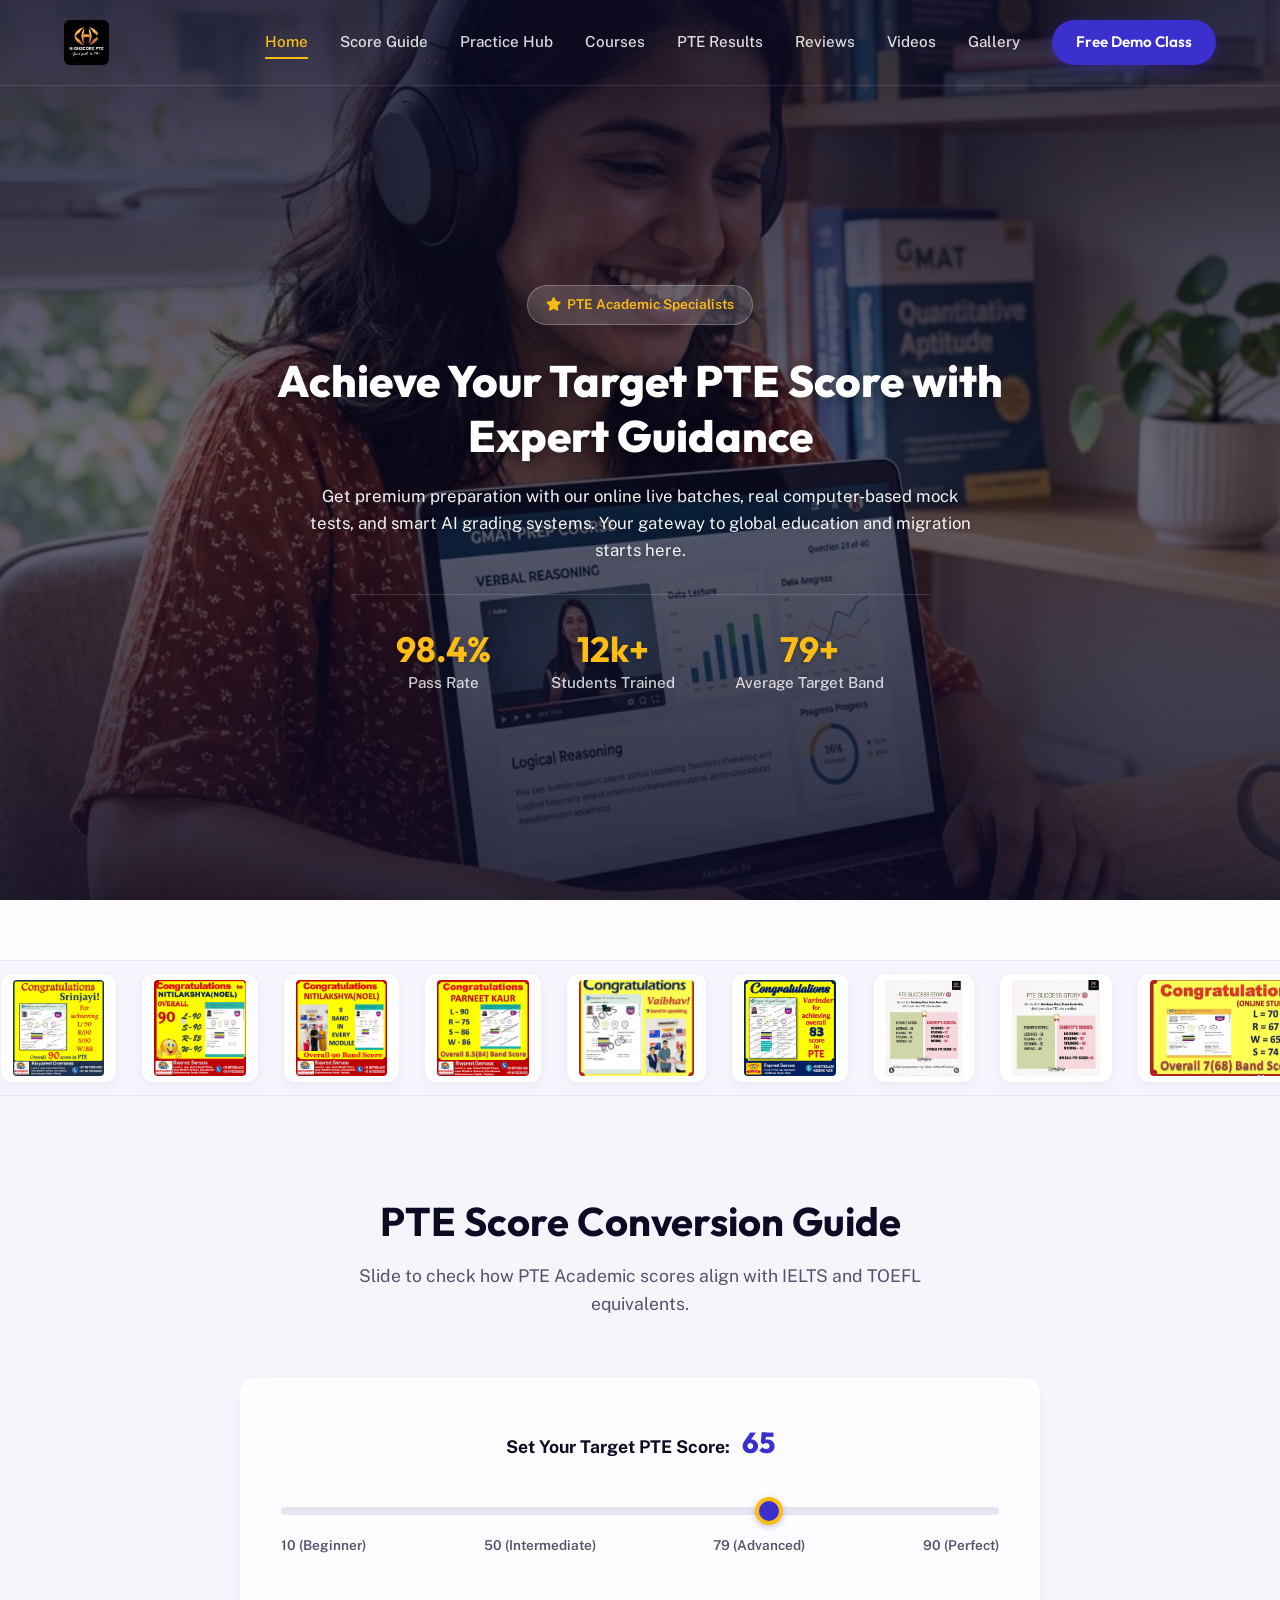
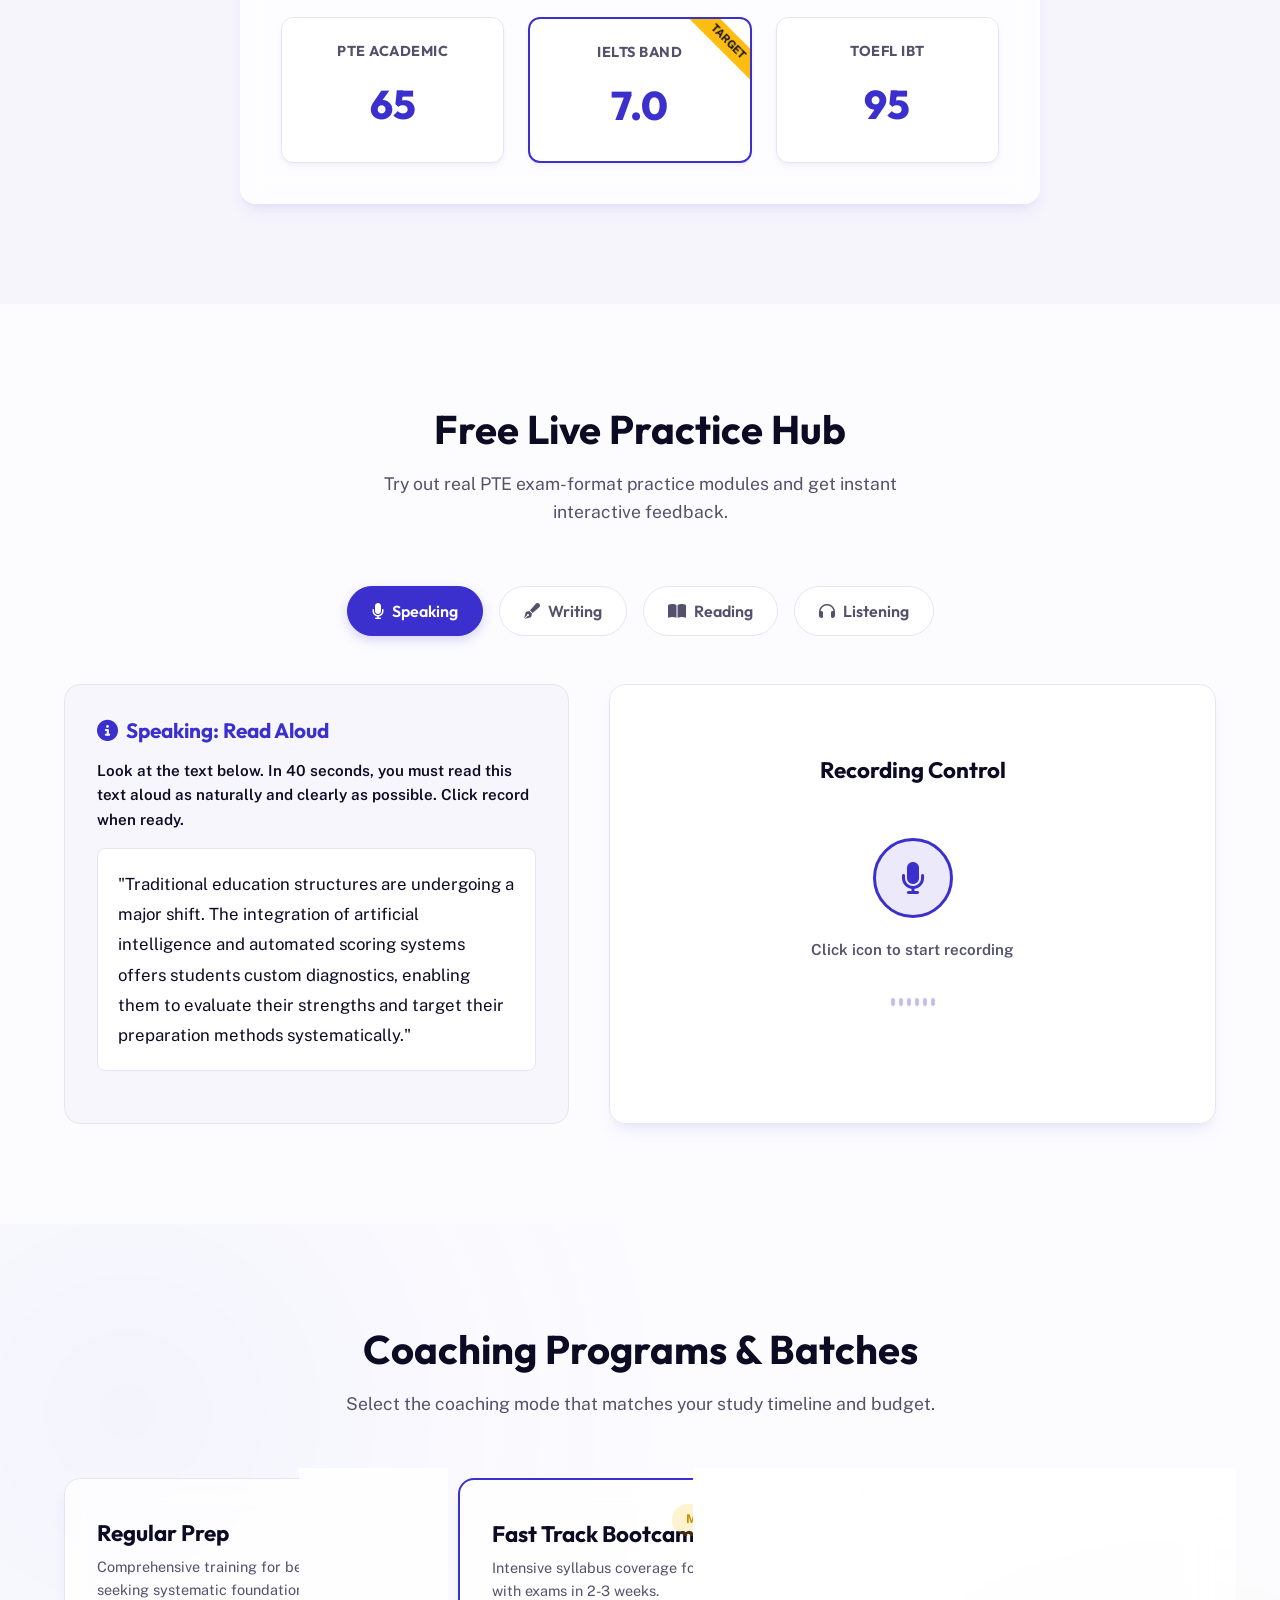
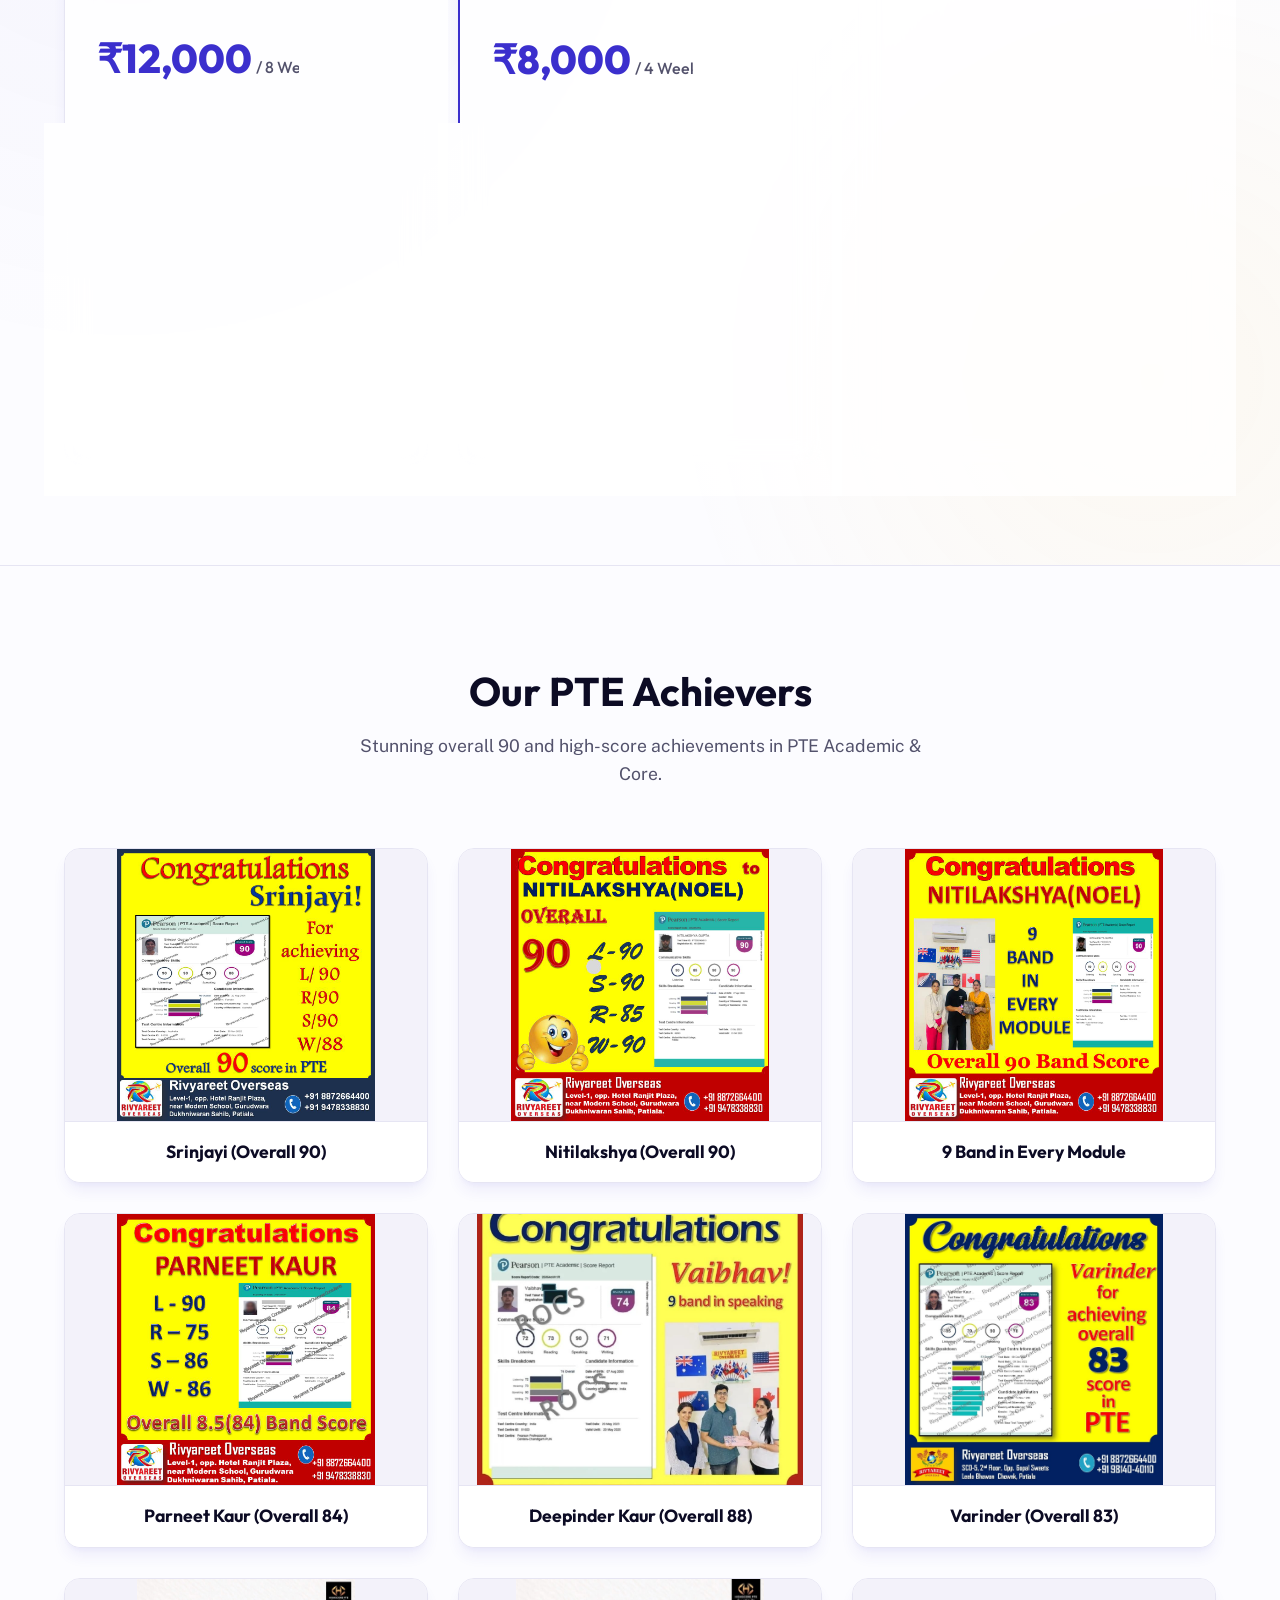
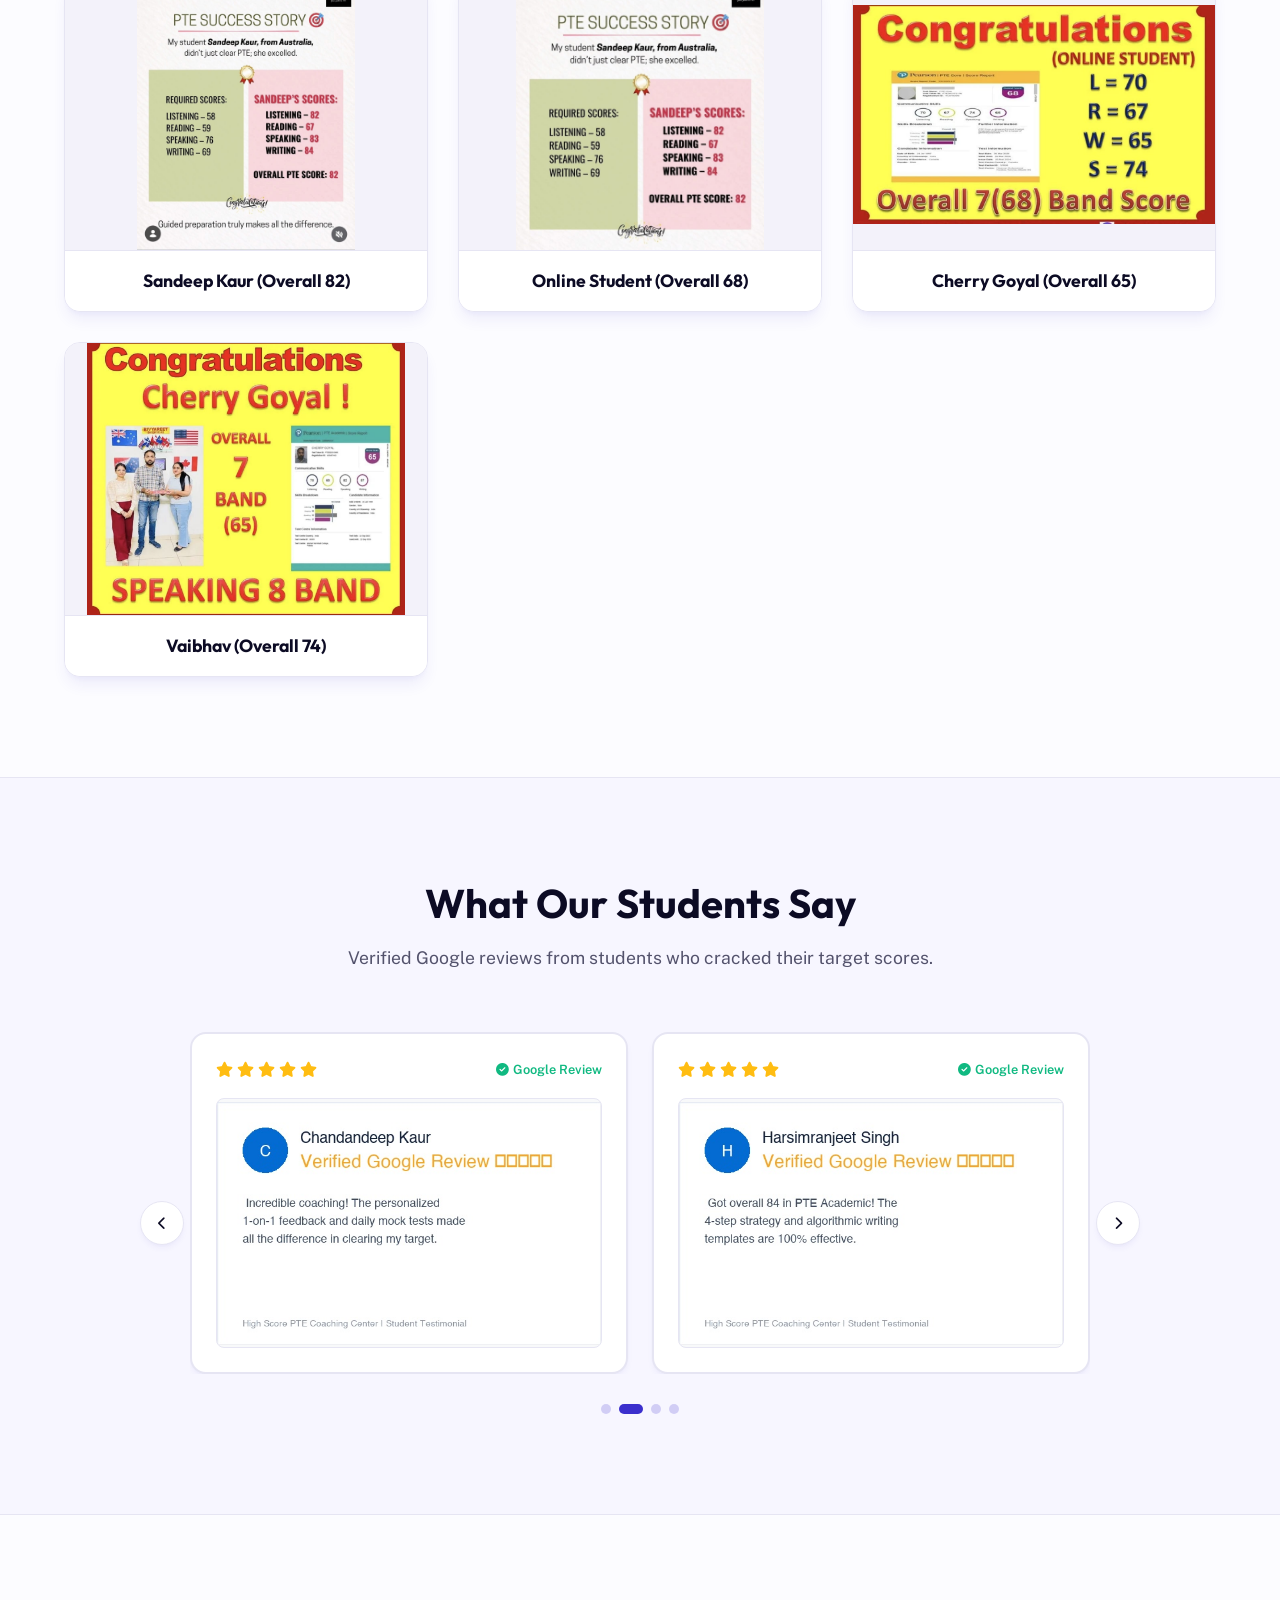
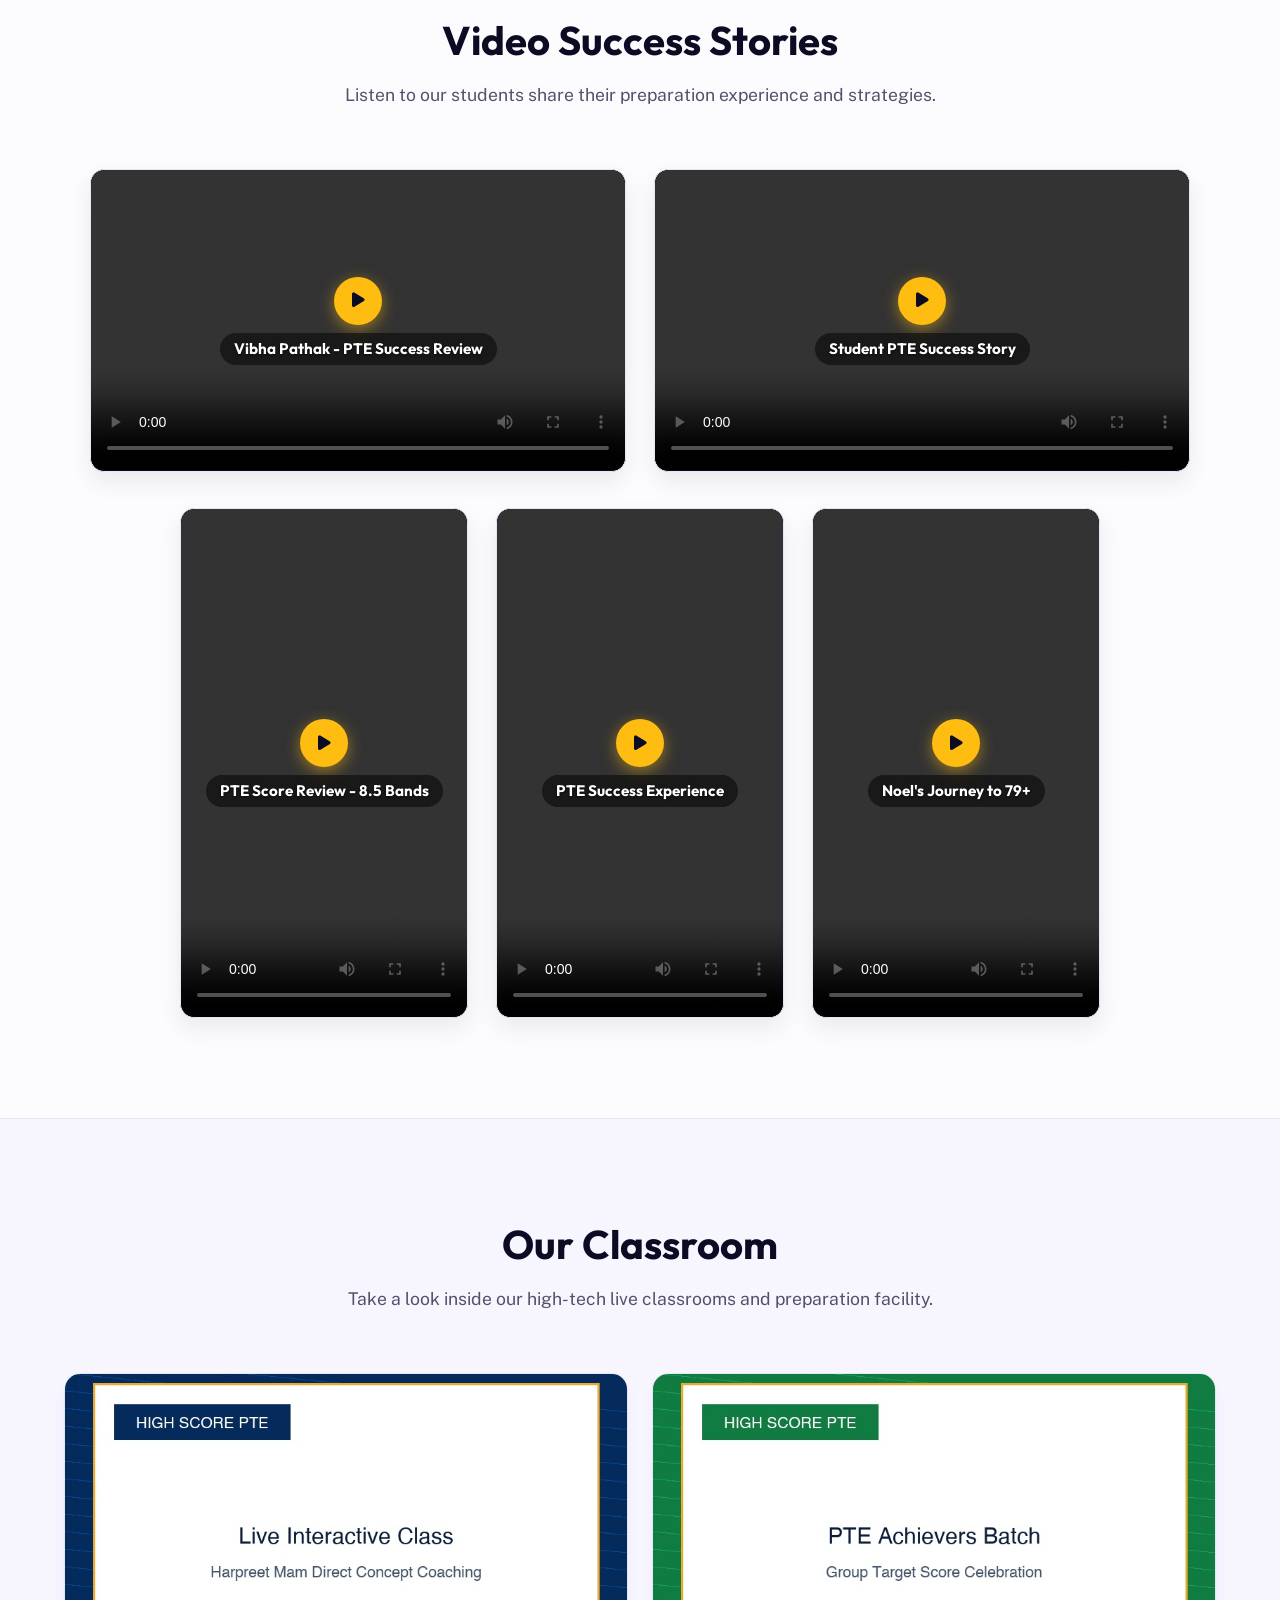
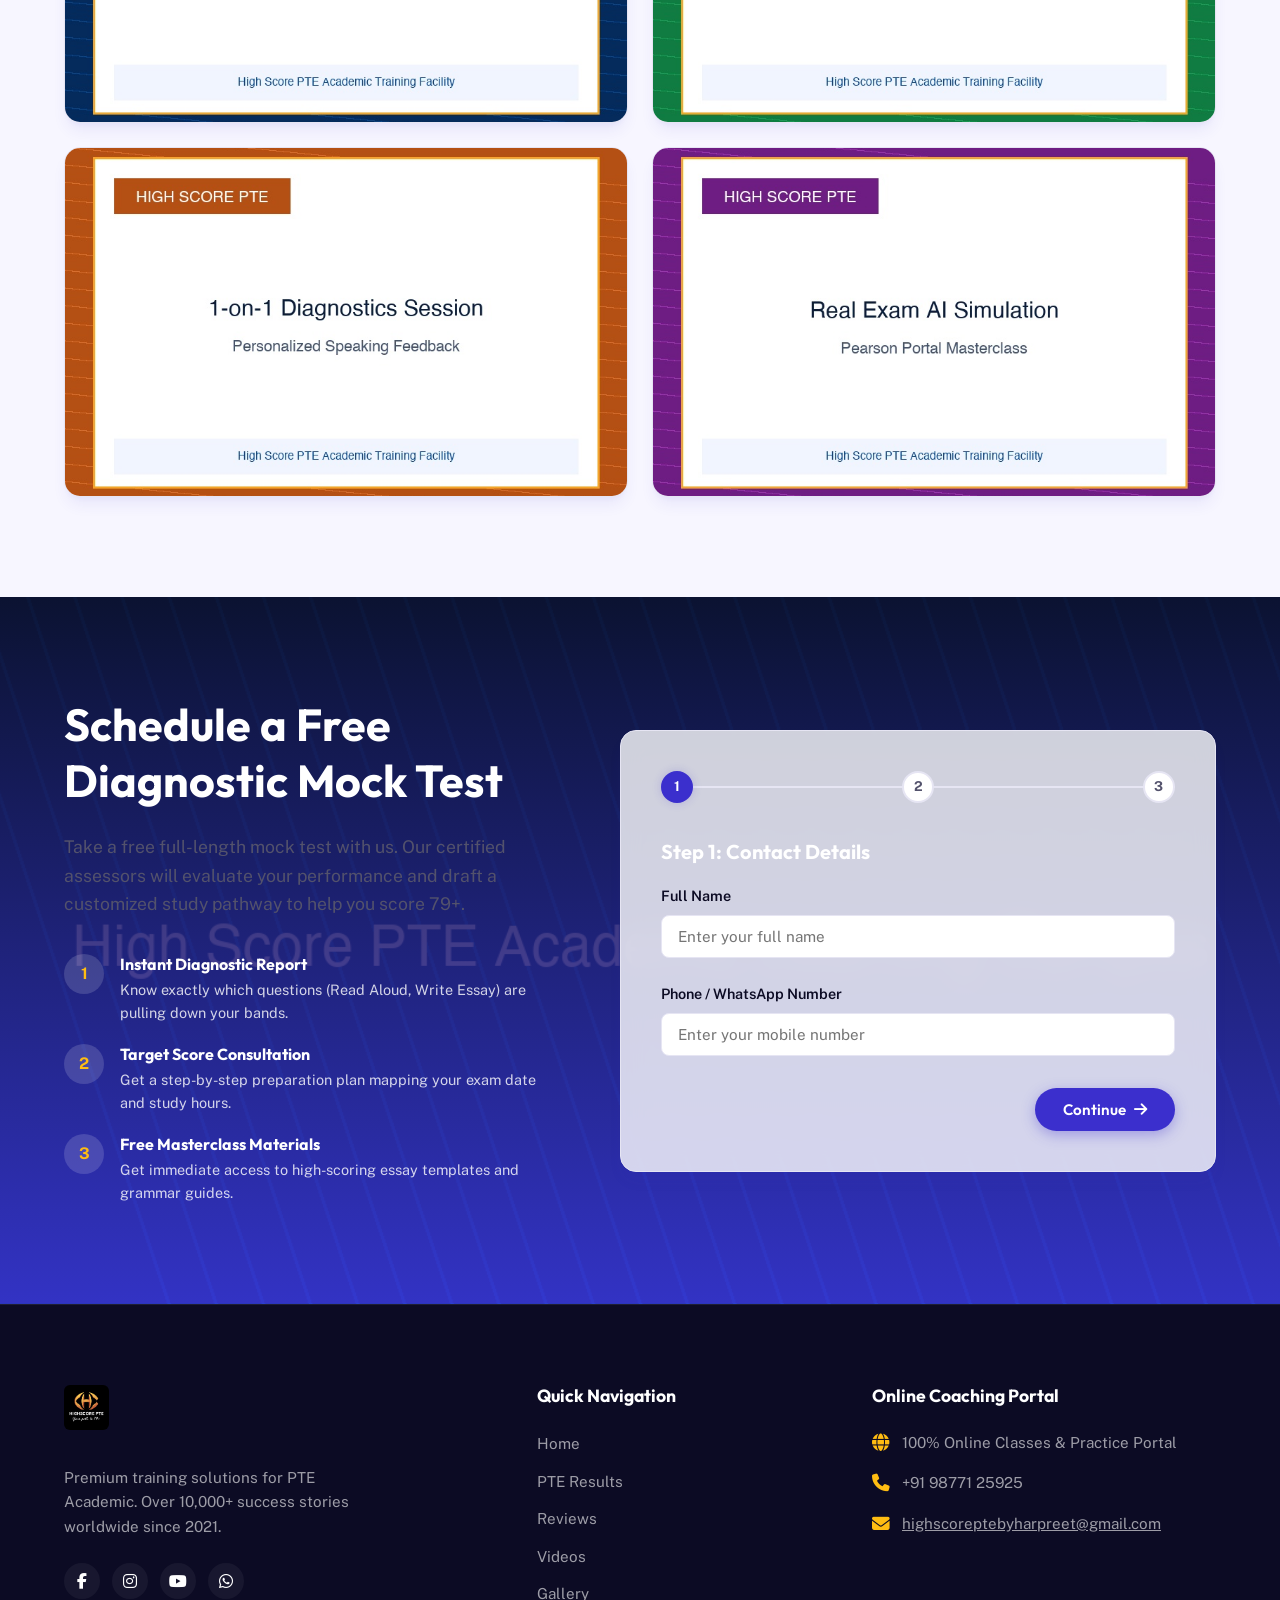
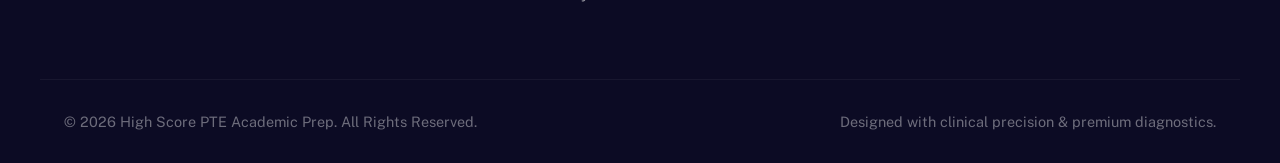
<file: index.html>
<!DOCTYPE html>
<html lang="en">
<head>
  <meta charset="UTF-8">
  <meta name="viewport" content="width=device-width, initial-scale=1.0">
  <meta name="description" content="High Score PTE Academic - Premium PTE coaching, online classes, mock tests, and practice platform. Get a target score of 79+ easily with our specialist tutors.">
  <meta name="keywords" content="PTE coaching, High Score PTE, PTE Academic training, Pearson Test of English, PTE practice test, study abroad English exam">
  <meta name="author" content="High Score PTE">
  <title>High Score PTE Academic | Expert Coaching & Practice Hub</title>

  <!-- Icons -->
  <link rel="stylesheet" href="https://cdnjs.cloudflare.com/ajax/libs/font-awesome/6.4.0/css/all.min.css">
  
  <!-- Stylesheet -->
  <link rel="stylesheet" href="style.css?v=5">
</head>
<body>

  <!-- Header Navigation -->
  <header id="header">
    <div class="container">
      <a href="#home" class="logo">
        <img src="logo.jpg" alt="High Score PTE" style="height: 45px; max-height: 45px; width: auto; flex-shrink: 0; object-fit: contain; display: block; border-radius: 6px;">
      </a>
      <nav class="nav-links">
        <a href="#home" class="nav-link active">Home</a>
        <a href="#converter" class="nav-link">Score Guide</a>
        <a href="#practice" class="nav-link">Practice Hub</a>
        <a href="#courses" class="nav-link">Courses</a>
        <a href="#pte-results" class="nav-link">PTE Results</a>
        <a href="#reviews" class="nav-link">Reviews</a>
        <a href="#videos" class="nav-link">Videos</a>
        <a href="#gallery" class="nav-link">Gallery</a>
        <a href="#booking" class="btn btn-primary" style="padding: 10px 24px;">Free Demo Class</a>
      </nav>
      <div class="menu-btn" id="mobile-menu-toggle">
        <i class="fa-solid fa-bars"></i>
      </div>
    </div>
  </header>

  <!-- Hero Section -->
  <!-- Hero Section -->
  <section class="hero" id="home">
    <!-- Full-screen Background Slider -->
    <div class="hero-bg-slider">
      <div class="slide active" style="background-image: url('student_success.jpg');"></div>
      <div class="slide" style="background-image: url('student_study.jpg');"></div>
      <div class="slide" style="background-image: url('student_classroom.jpg');"></div>
      <div class="slide" style="background-image: url('student_campus.jpg');"></div>
    </div>
    <div class="hero-bg-overlay"></div>
    
    <div class="container hero-container-centered">
      <div class="hero-content-centered">
        <span class="hero-badge"><i class="fa-solid fa-star"></i> PTE Academic Specialists</span>
        <h1 class="hero-title">Achieve Your Target PTE Score with Expert Guidance</h1>
        <p class="hero-desc">
          Get premium preparation with our online live batches, real computer-based mock tests, and smart AI grading systems. Your gateway to global education and migration starts here.
        </p>
        <div class="hero-stats centered">
          <div class="stat-box">
            <h3>98.4%</h3>
            <p>Pass Rate</p>
          </div>
          <div class="stat-box">
            <h3>12k+</h3>
            <p>Students Trained</p>
          </div>
          <div class="stat-box">
            <h3>79+</h3>
            <p>Average Target Band</p>
          </div>
        </div>
      </div>
    </div>
  </section>

  <!-- Infinite Scrolling Testimonials Marquee (Transition tape below full-screen hero) -->
  <div class="hero-marquee" style="padding: 12px 0;">
    <div class="marquee-track">
      <!-- PTE Image Card 1 -->
      <div class="marquee-card" style="padding: 6px 12px; border-radius: 12px; height: 110px; display: flex; align-items: center; justify-content: center;">
        <img src="assets/testimonials/pte_01_srinjayi_90.jpeg" alt="Srinjayi PTE Overall 90" style="height: 100%; width: auto; object-fit: contain; border-radius: 4px;">
      </div>
      <!-- PTE Image Card 2 -->
      <div class="marquee-card" style="padding: 6px 12px; border-radius: 12px; height: 110px; display: flex; align-items: center; justify-content: center;">
        <img src="assets/testimonials/pte_02_nitilakshya_90.jpeg" alt="Nitilakshya PTE Overall 90" style="height: 100%; width: auto; object-fit: contain; border-radius: 4px;">
      </div>
      <!-- PTE Image Card 3 -->
      <div class="marquee-card" style="padding: 6px 12px; border-radius: 12px; height: 110px; display: flex; align-items: center; justify-content: center;">
        <img src="assets/testimonials/pte_03_nitilakshya_photo_90.jpeg" alt="Nitilakshya 9 Band in Every Module" style="height: 100%; width: auto; object-fit: contain; border-radius: 4px;">
      </div>
      <!-- PTE Image Card 4 -->
      <div class="marquee-card" style="padding: 6px 12px; border-radius: 12px; height: 110px; display: flex; align-items: center; justify-content: center;">
        <img src="assets/testimonials/pte_04_parneet_kaur_84.jpeg" alt="Parneet Kaur PTE Overall 84" style="height: 100%; width: auto; object-fit: contain; border-radius: 4px;">
      </div>
      <!-- PTE Image Card 5 -->
      <div class="marquee-card" style="padding: 6px 12px; border-radius: 12px; height: 110px; display: flex; align-items: center; justify-content: center;">
        <img src="assets/testimonials/06_score_pte_deepinder.jpeg" alt="Deepinder Kaur PTE Overall 88" style="height: 100%; width: auto; object-fit: contain; border-radius: 4px;">
      </div>
      <!-- PTE Image Card 6 -->
      <div class="marquee-card" style="padding: 6px 12px; border-radius: 12px; height: 110px; display: flex; align-items: center; justify-content: center;">
        <img src="assets/testimonials/pte_05_varinder_83.jpeg" alt="Varinder PTE Overall 83" style="height: 100%; width: auto; object-fit: contain; border-radius: 4px;">
      </div>
      <!-- PTE Image Card 7 -->
      <div class="marquee-card" style="padding: 6px 12px; border-radius: 12px; height: 110px; display: flex; align-items: center; justify-content: center;">
        <img src="assets/testimonials/pte_06_sandeep_82.jpeg" alt="Sandeep Kaur PTE Overall 82" style="height: 100%; width: auto; object-fit: contain; border-radius: 4px;">
      </div>
      <!-- PTE Image Card 8 -->
      <div class="marquee-card" style="padding: 6px 12px; border-radius: 12px; height: 110px; display: flex; align-items: center; justify-content: center;">
        <img src="assets/testimonials/pte_07_online_student_68.jpeg" alt="Online Student PTE Core Overall 68" style="height: 100%; width: auto; object-fit: contain; border-radius: 4px;">
      </div>
      <!-- PTE Image Card 9 -->
      <div class="marquee-card" style="padding: 6px 12px; border-radius: 12px; height: 110px; display: flex; align-items: center; justify-content: center;">
        <img src="assets/testimonials/pte_08_cherry_65.jpeg" alt="Cherry Goyal PTE Overall 65" style="height: 100%; width: auto; object-fit: contain; border-radius: 4px;">
      </div>
      <!-- PTE Image Card 10 -->
      <div class="marquee-card" style="padding: 6px 12px; border-radius: 12px; height: 110px; display: flex; align-items: center; justify-content: center;">
        <img src="assets/testimonials/pte_09_vaibhav_74.jpeg" alt="Vaibhav PTE Overall 74" style="height: 100%; width: auto; object-fit: contain; border-radius: 4px;">
      </div>

      <!-- Duplicates for seamless looping -->
      <!-- PTE Image Card 1 -->
      <div class="marquee-card" style="padding: 6px 12px; border-radius: 12px; height: 110px; display: flex; align-items: center; justify-content: center;">
        <img src="assets/testimonials/pte_01_srinjayi_90.jpeg" alt="Srinjayi PTE Overall 90" style="height: 100%; width: auto; object-fit: contain; border-radius: 4px;">
      </div>
      <!-- PTE Image Card 2 -->
      <div class="marquee-card" style="padding: 6px 12px; border-radius: 12px; height: 110px; display: flex; align-items: center; justify-content: center;">
        <img src="assets/testimonials/pte_02_nitilakshya_90.jpeg" alt="Nitilakshya PTE Overall 90" style="height: 100%; width: auto; object-fit: contain; border-radius: 4px;">
      </div>
      <!-- PTE Image Card 3 -->
      <div class="marquee-card" style="padding: 6px 12px; border-radius: 12px; height: 110px; display: flex; align-items: center; justify-content: center;">
        <img src="assets/testimonials/pte_03_nitilakshya_photo_90.jpeg" alt="Nitilakshya 9 Band in Every Module" style="height: 100%; width: auto; object-fit: contain; border-radius: 4px;">
      </div>
      <!-- PTE Image Card 4 -->
      <div class="marquee-card" style="padding: 6px 12px; border-radius: 12px; height: 110px; display: flex; align-items: center; justify-content: center;">
        <img src="assets/testimonials/pte_04_parneet_kaur_84.jpeg" alt="Parneet Kaur PTE Overall 84" style="height: 100%; width: auto; object-fit: contain; border-radius: 4px;">
      </div>
      <!-- PTE Image Card 5 -->
      <div class="marquee-card" style="padding: 6px 12px; border-radius: 12px; height: 110px; display: flex; align-items: center; justify-content: center;">
        <img src="assets/testimonials/06_score_pte_deepinder.jpeg" alt="Deepinder Kaur PTE Overall 88" style="height: 100%; width: auto; object-fit: contain; border-radius: 4px;">
      </div>
      <!-- PTE Image Card 6 -->
      <div class="marquee-card" style="padding: 6px 12px; border-radius: 12px; height: 110px; display: flex; align-items: center; justify-content: center;">
        <img src="assets/testimonials/pte_05_varinder_83.jpeg" alt="Varinder PTE Overall 83" style="height: 100%; width: auto; object-fit: contain; border-radius: 4px;">
      </div>
      <!-- PTE Image Card 7 -->
      <div class="marquee-card" style="padding: 6px 12px; border-radius: 12px; height: 110px; display: flex; align-items: center; justify-content: center;">
        <img src="assets/testimonials/pte_06_sandeep_82.jpeg" alt="Sandeep Kaur PTE Overall 82" style="height: 100%; width: auto; object-fit: contain; border-radius: 4px;">
      </div>
      <!-- PTE Image Card 8 -->
      <div class="marquee-card" style="padding: 6px 12px; border-radius: 12px; height: 110px; display: flex; align-items: center; justify-content: center;">
        <img src="assets/testimonials/pte_07_online_student_68.jpeg" alt="Online Student PTE Core Overall 68" style="height: 100%; width: auto; object-fit: contain; border-radius: 4px;">
      </div>
      <!-- PTE Image Card 9 -->
      <div class="marquee-card" style="padding: 6px 12px; border-radius: 12px; height: 110px; display: flex; align-items: center; justify-content: center;">
        <img src="assets/testimonials/pte_08_cherry_65.jpeg" alt="Cherry Goyal PTE Overall 65" style="height: 100%; width: auto; object-fit: contain; border-radius: 4px;">
      </div>
      <!-- PTE Image Card 10 -->
      <div class="marquee-card" style="padding: 6px 12px; border-radius: 12px; height: 110px; display: flex; align-items: center; justify-content: center;">
        <img src="assets/testimonials/pte_09_vaibhav_74.jpeg" alt="Vaibhav PTE Overall 74" style="height: 100%; width: auto; object-fit: contain; border-radius: 4px;">
      </div>
    </div>
  </div>

  <!-- Interactive Score Converter Section -->
  <section class="score-section reveal" id="converter">
    <div class="container">
      <h2 class="section-title">PTE Score Conversion Guide</h2>
      <p class="section-subtitle">Slide to check how PTE Academic scores align with IELTS and TOEFL equivalents.</p>
      
      <div class="converter-box glass-panel">
        <div class="converter-controls">
          <label style="font-weight: 700; font-size: 1.1rem; color: var(--text-main); margin-bottom: 12px; display: block; text-align: center;">
            Set Your Target PTE Score: <span id="pte-slider-val" style="color: var(--primary); font-size: 1.8rem; font-family: var(--font-display); font-weight: 800; margin-left: 8px;">65</span>
          </label>
          <div class="slider-wrapper">
            <input type="range" min="10" max="90" value="65" class="score-slider" id="pte-range-slider">
            <div class="slider-markers">
              <span>10 (Beginner)</span>
              <span>50 (Intermediate)</span>
              <span>79 (Advanced)</span>
              <span>90 (Perfect)</span>
            </div>
          </div>
        </div>

        <div class="converter-display">
          <div class="convert-card">
            <h4>PTE Academic</h4>
            <div class="convert-val" id="pte-score-box">65</div>
          </div>
          <div class="convert-card featured">
            <h4>IELTS Band</h4>
            <div class="convert-val" id="ielts-score-box">7.0</div>
          </div>
          <div class="convert-card">
            <h4>TOEFL iBT</h4>
            <div class="convert-val" id="toefl-score-box">92</div>
          </div>
        </div>
      </div>
    </div>
  </section>

  <!-- PTE Practice Hub / Mock Test Simulator -->
  <section class="practice-section reveal" id="practice">
    <div class="container">
      <h2 class="section-title">Free Live Practice Hub</h2>
      <p class="section-subtitle">Try out real PTE exam-format practice modules and get instant interactive feedback.</p>

      <!-- Practice Navigation Tabs -->
      <div class="practice-tabs">
        <button class="tab-btn active" data-tab="speaking"><i class="fa-solid fa-microphone"></i> Speaking</button>
        <button class="tab-btn" data-tab="writing"><i class="fa-solid fa-pen-fancy"></i> Writing</button>
        <button class="tab-btn" data-tab="reading"><i class="fa-solid fa-book-open"></i> Reading</button>
        <button class="tab-btn" data-tab="listening"><i class="fa-solid fa-headphones"></i> Listening</button>
      </div>

      <!-- Practice Panels -->
      <div class="practice-content">
        
        <!-- Speaking Panel -->
        <div class="practice-panel active" id="panel-speaking">
          <div class="panel-prompt">
            <h3><i class="fa-solid fa-circle-info"></i> Speaking: Read Aloud</h3>
            <p class="prompt-instruction">Look at the text below. In 40 seconds, you must read this text aloud as naturally and clearly as possible. Click record when ready.</p>
            <div class="prompt-body" id="speaking-text-to-read">
              "Traditional education structures are undergoing a major shift. The integration of artificial intelligence and automated scoring systems offers students custom diagnostics, enabling them to evaluate their strengths and target their preparation methods systematically."
            </div>
          </div>
          <div class="simulator-box glass-panel">
            <h3>Recording Control</h3>
            <div class="recorder-ui">
              <button class="recorder-btn" id="record-speaking-btn">
                <i class="fa-solid fa-microphone"></i>
              </button>
              <div class="recorder-status" id="speaking-status-text">Click icon to start recording</div>
              <div class="voice-wave" id="speaking-wave">
                <div class="wave-bar"></div>
                <div class="wave-bar"></div>
                <div class="wave-bar"></div>
                <div class="wave-bar"></div>
                <div class="wave-bar"></div>
                <div class="wave-bar"></div>
              </div>
            </div>
            <div class="feedback-box" id="speaking-feedback">
              <div class="feedback-header">
                <span class="feedback-title"><i class="fa-solid fa-check-double"></i> Feedback</span>
                <span class="feedback-score-value"><span id="speaking-score">--</span>/90</span>
              </div>
              <ul class="feedback-list">
                <li id="speaking-feedback-pron">Pronunciation: Stable, clear word segments.</li>
                <li id="speaking-feedback-flu">Fluency: High rhythm with negligible pauses.</li>
              </ul>
            </div>
          </div>
        </div>

        <!-- Writing Panel -->
        <div class="practice-panel" id="panel-writing">
          <div class="panel-prompt">
            <h3><i class="fa-solid fa-circle-info"></i> Writing: Write Essay</h3>
            <p class="prompt-instruction">You will have 20 minutes to plan, write, and revise an essay about the topic below. Your response will be judged on grammar, spelling, and structure.</p>
            <div class="prompt-body">
              "Some people think that university education should be free for everyone. Others disagree, stating that university education should only be funded for outstanding academic performance. Discuss both sides and give your opinion."
            </div>
          </div>
          <div class="simulator-box glass-panel">
            <h3>Essay Editor</h3>
            <textarea class="essay-textarea" id="essay-input-box" placeholder="Start typing your essay here..."></textarea>
            <div class="essay-meta">
              <div class="timer-box"><i class="fa-regular fa-clock"></i> Time Left: <span id="essay-timer">20:00</span></div>
              <div class="word-count">Word Count: <span id="essay-word-val">0</span> / 300 (Min 200 recommended)</div>
            </div>
            <button class="btn btn-primary" id="submit-essay-btn" style="margin-top: 20px;"><i class="fa-solid fa-paper-plane"></i> Evaluate Essay</button>
            <div class="feedback-box" id="writing-feedback">
              <div class="feedback-header">
                <span class="feedback-title"><i class="fa-solid fa-check-double"></i> Feedback</span>
                <span class="feedback-score-value"><span id="writing-score">--</span>/90</span>
              </div>
              <ul class="feedback-list">
                <li id="writing-feedback-grammar">Grammar & Structure: Strong complex sentence patterns.</li>
                <li id="writing-feedback-vocab">Vocabulary Range: Academic words recognized.</li>
                <li id="writing-feedback-words">Word count matches the recommended threshold.</li>
              </ul>
            </div>
          </div>
        </div>

        <!-- Reading Panel -->
        <div class="practice-panel" id="panel-reading">
          <div class="panel-prompt">
            <h3><i class="fa-solid fa-circle-info"></i> Reading: Fill in the Blanks</h3>
            <p class="prompt-instruction">In the text below, some words are missing. Select the correct word from the dropdown selection for each blank space.</p>
            <div class="prompt-body" style="font-size: 1.1rem; line-height: 2;">
              The study of ecology deals with how living organisms interact with their 
              <select class="blank-dropdown" id="reading-blank-1">
                <option value="">--select--</option>
                <option value="environment">environment</option>
                <option value="friends">friends</option>
                <option value="histories">histories</option>
              </select> 
              and with each other. Understanding these relationships is 
              <select class="blank-dropdown" id="reading-blank-2">
                <option value="">--select--</option>
                <option value="trivial">trivial</option>
                <option value="essential">essential</option>
                <option value="optional">optional</option>
              </select> 
              for preserving biodiversity and maintaining ecological balance in fragile 
              <select class="blank-dropdown" id="reading-blank-3">
                <option value="">--select--</option>
                <option value="systems">systems</option>
                <option value="buildings">buildings</option>
                <option value="cities">cities</option>
              </select>.
            </div>
          </div>
          <div class="simulator-box glass-panel">
            <h3>Submit Quiz</h3>
            <p style="text-align: center; margin-bottom: 20px; color: var(--text-muted);">Ensure all dropdown selections are filled before submitting.</p>
            <button class="btn btn-primary" id="submit-reading-btn"><i class="fa-solid fa-check"></i> Submit Answers</button>
            <div class="feedback-box" id="reading-feedback">
              <div class="feedback-header">
                <span class="feedback-title"><i class="fa-solid fa-check-double"></i> Feedback</span>
                <span class="feedback-score-value"><span id="reading-score">--</span>/90</span>
              </div>
              <ul class="feedback-list">
                <li id="reading-feedback-text">Select correct options to see feedback summary.</li>
              </ul>
            </div>
          </div>
        </div>

        <!-- Listening Panel -->
        <div class="practice-panel" id="panel-listening">
          <div class="panel-prompt">
            <h3><i class="fa-solid fa-circle-info"></i> Listening: Repeat Sentence</h3>
            <p class="prompt-instruction">Play the audio recording below. Listen carefully to the sentence, then type the exact sentence in the box provided.</p>
            <div class="audio-player-wrapper">
              <button class="audio-control-btn" id="play-listening-audio-btn">
                <i class="fa-solid fa-play"></i>
              </button>
              <div class="audio-progress-bar">
                <div class="audio-progress-fill" id="listening-audio-progress"></div>
              </div>
              <span id="listening-audio-time">0:00</span>
            </div>
          </div>
          <div class="simulator-box glass-panel">
            <h3>Transcript Input</h3>
            <div class="form-group">
              <label for="listening-input-box">Type the sentence you heard:</label>
              <input type="text" class="form-control" id="listening-input-box" placeholder="e.g., The lecture will cover several topics in global economics...">
            </div>
            <button class="btn btn-primary" id="submit-listening-btn"><i class="fa-solid fa-bolt"></i> Verify Sentence</button>
            <div class="feedback-box" id="listening-feedback">
              <div class="feedback-header">
                <span class="feedback-title"><i class="fa-solid fa-check-double"></i> Feedback</span>
                <span class="feedback-score-value"><span id="listening-score">--</span>/90</span>
              </div>
              <ul class="feedback-list">
                <li id="listening-feedback-match">Match Accuracy: --%</li>
                <li id="listening-feedback-text">A detailed word-by-word spelling analysis is processed instantly.</li>
              </ul>
            </div>
          </div>
        </div>

      </div>
    </div>
  </section>

  <!-- Courses & Pricing Plan Section -->
  <section class="plans-section reveal" id="courses">
    <div class="container">
      <h2 class="section-title">Coaching Programs & Batches</h2>
      <p class="section-subtitle">Select the coaching mode that matches your study timeline and budget.</p>

      <div class="plans-grid">
        <!-- Plan 1 -->
        <div class="plan-card glass-panel">
          <h3 class="plan-title">Regular Prep</h3>
          <p class="plan-desc">Comprehensive training for beginners seeking systematic foundations.</p>
          <div class="plan-price">₹12,000 <span>/ 8 Weeks</span></div>
          <ul class="plan-features">
            <li><i class="fa-solid fa-circle-check"></i> Daily Live Concept Classes (2h)</li>
            <li><i class="fa-solid fa-circle-check"></i> 15 Full-length Mock Tests</li>
            <li><i class="fa-solid fa-circle-check"></i> Speaking feedback from certified tutors</li>
            <li><i class="fa-solid fa-circle-check"></i> Grammar & Vocabulary foundations</li>
          </ul>
          <a href="#booking" class="btn btn-outline" style="width: 100%;">Enroll Program</a>
        </div>

        <!-- Plan 2 -->
        <div class="plan-card glass-panel featured">
          <span class="plan-badge">Most Popular</span>
          <h3 class="plan-title">Fast Track Bootcamp</h3>
          <p class="plan-desc">Intensive syllabus coverage for students with exams in 2-3 weeks.</p>
          <div class="plan-price">₹8,000 <span>/ 4 Weeks</span></div>
          <ul class="plan-features">
            <li><i class="fa-solid fa-circle-check"></i> Dynamic exam templates & cheat codes</li>
            <li><i class="fa-solid fa-circle-check"></i> 10 Full AI Mock Tests</li>
            <li><i class="fa-solid fa-circle-check"></i> Speed preparation guides & strategies</li>
            <li><i class="fa-solid fa-circle-check"></i> One-on-one speaking mock evaluation</li>
          </ul>
          <a href="#booking" class="btn btn-primary" style="width: 100%;">Enroll Program</a>
        </div>

        <!-- Plan 3 -->
        <div class="plan-card glass-panel">
          <h3 class="plan-title">Weekend Masterclass</h3>
          <p class="plan-desc">Flexible classes customized for working professionals and students.</p>
          <div class="plan-price">₹10,000 <span>/ 6 Weeks</span></div>
          <ul class="plan-features">
            <li><i class="fa-solid fa-circle-check"></i> Weekend live workshops (4h Sat/Sun)</li>
            <li><i class="fa-solid fa-circle-check"></i> 12 Mock Tests & AI analysis</li>
            <li><i class="fa-solid fa-circle-check"></i> Weekly group speaking assessments</li>
            <li><i class="fa-solid fa-circle-check"></i> Portal access for materials</li>
          </ul>
          <a href="#booking" class="btn btn-outline" style="width: 100%;">Enroll Program</a>
        </div>
      </div>
    </div>
  </section>

  <!-- PTE Results Section -->
  <section class="results-section reveal" id="pte-results" style="border-top: 1px solid var(--border-light); padding-top: var(--section-gap);">
    <div class="container">
      <h2 class="section-title">Our PTE Achievers</h2>
      <p class="section-subtitle">Stunning overall 90 and high-score achievements in PTE Academic & Core.</p>
      
      <div class="results-grid">
        <!-- PTE Result Card 1 -->
        <div class="result-card glass-panel">
          <div class="result-image-wrapper">
            <img src="assets/testimonials/pte_01_srinjayi_90.jpeg" alt="Srinjayi PTE Overall 90" loading="lazy">
          </div>
          <div class="result-badge">Srinjayi (Overall 90)</div>
        </div>
        
        <!-- PTE Result Card 2 -->
        <div class="result-card glass-panel">
          <div class="result-image-wrapper">
            <img src="assets/testimonials/pte_02_nitilakshya_90.jpeg" alt="Nitilakshya PTE Overall 90" loading="lazy">
          </div>
          <div class="result-badge">Nitilakshya (Overall 90)</div>
        </div>
        
        <!-- PTE Result Card 3 -->
        <div class="result-card glass-panel">
          <div class="result-image-wrapper">
            <img src="assets/testimonials/pte_03_nitilakshya_photo_90.jpeg" alt="Nitilakshya 9 Band in Every Module" loading="lazy">
          </div>
          <div class="result-badge">9 Band in Every Module</div>
        </div>
        
        <!-- PTE Result Card 4 -->
        <div class="result-card glass-panel">
          <div class="result-image-wrapper">
            <img src="assets/testimonials/pte_04_parneet_kaur_84.jpeg" alt="Parneet Kaur PTE Overall 84" loading="lazy">
          </div>
          <div class="result-badge">Parneet Kaur (Overall 84)</div>
        </div>

        <!-- PTE Result Card 5 (Moved from IELTS section) -->
        <div class="result-card glass-panel">
          <div class="result-image-wrapper">
            <img src="assets/testimonials/06_score_pte_deepinder.jpeg" alt="PTE Deepinder Scorecard" loading="lazy">
          </div>
          <div class="result-badge">Deepinder Kaur (Overall 88)</div>
        </div>

        <!-- PTE Result Card 6 -->
        <div class="result-card glass-panel">
          <div class="result-image-wrapper">
            <img src="assets/testimonials/pte_05_varinder_83.jpeg" alt="Varinder PTE Overall 83" loading="lazy">
          </div>
          <div class="result-badge">Varinder (Overall 83)</div>
        </div>

        <!-- PTE Result Card 7 -->
        <div class="result-card glass-panel">
          <div class="result-image-wrapper">
            <img src="assets/testimonials/pte_06_sandeep_82.jpeg" alt="Sandeep Kaur PTE Overall 82" loading="lazy">
          </div>
          <div class="result-badge">Sandeep Kaur (Overall 82)</div>
        </div>

        <!-- PTE Result Card 8 -->
        <div class="result-card glass-panel">
          <div class="result-image-wrapper">
            <img src="assets/testimonials/pte_07_online_student_68.jpeg" alt="Online Student PTE Core Overall 68" loading="lazy">
          </div>
          <div class="result-badge">Online Student (Overall 68)</div>
        </div>

        <!-- PTE Result Card 9 -->
        <div class="result-card glass-panel">
          <div class="result-image-wrapper">
            <img src="assets/testimonials/pte_08_cherry_65.jpeg" alt="Cherry Goyal PTE Overall 65" loading="lazy">
          </div>
          <div class="result-badge">Cherry Goyal (Overall 65)</div>
        </div>

        <!-- PTE Result Card 10 -->
        <div class="result-card glass-panel">
          <div class="result-image-wrapper">
            <img src="assets/testimonials/pte_09_vaibhav_74.jpeg" alt="Vaibhav PTE Overall 74" loading="lazy">
          </div>
          <div class="result-badge">Vaibhav (Overall 74)</div>
        </div>
      </div>
    </div>
  </section>

  <!-- What Our Students Say Section -->
  <section class="reviews-section reveal" id="reviews">
    <div class="container">
      <h2 class="section-title">What Our Students Say</h2>
      <p class="section-subtitle">Verified Google reviews from students who cracked their target scores.</p>
      
      <div class="reviews-carousel-wrapper">
        <div class="carousel-container">
          <div class="carousel-track" id="reviews-track">
            <!-- Review Card 1 -->
            <div class="review-card glass-panel">
              <div class="review-header">
                <div class="stars">
                  <i class="fa-solid fa-star"></i>
                  <i class="fa-solid fa-star"></i>
                  <i class="fa-solid fa-star"></i>
                  <i class="fa-solid fa-star"></i>
                  <i class="fa-solid fa-star"></i>
                </div>
                <span class="verified-badge"><i class="fa-solid fa-circle-check"></i> Google Review</span>
              </div>
              <div class="review-image-container">
                <img src="assets/testimonials/01_review_zareen_ayub.jpeg" alt="Zareen Ayub Review" loading="lazy">
              </div>
            </div>
            
            <!-- Review Card 2 -->
            <div class="review-card glass-panel">
              <div class="review-header">
                <div class="stars">
                  <i class="fa-solid fa-star"></i>
                  <i class="fa-solid fa-star"></i>
                  <i class="fa-solid fa-star"></i>
                  <i class="fa-solid fa-star"></i>
                  <i class="fa-solid fa-star"></i>
                </div>
                <span class="verified-badge"><i class="fa-solid fa-circle-check"></i> Google Review</span>
              </div>
              <div class="review-image-container">
                <img src="assets/testimonials/02_review_chandandeep_kaur.jpeg" alt="Chandandeep Kaur Review" loading="lazy">
              </div>
            </div>
            
            <!-- Review Card 3 -->
            <div class="review-card glass-panel">
              <div class="review-header">
                <div class="stars">
                  <i class="fa-solid fa-star"></i>
                  <i class="fa-solid fa-star"></i>
                  <i class="fa-solid fa-star"></i>
                  <i class="fa-solid fa-star"></i>
                  <i class="fa-solid fa-star"></i>
                </div>
                <span class="verified-badge"><i class="fa-solid fa-circle-check"></i> Google Review</span>
              </div>
              <div class="review-image-container">
                <img src="assets/testimonials/03_review_harsimranjeet_singh.jpeg" alt="Harsimranjeet Singh Review" loading="lazy">
              </div>
            </div>
            
            <!-- Review Card 4 -->
            <div class="review-card glass-panel">
              <div class="review-header">
                <div class="stars">
                  <i class="fa-solid fa-star"></i>
                  <i class="fa-solid fa-star"></i>
                  <i class="fa-solid fa-star"></i>
                  <i class="fa-solid fa-star"></i>
                  <i class="fa-solid fa-star"></i>
                </div>
                <span class="verified-badge"><i class="fa-solid fa-circle-check"></i> Google Review</span>
              </div>
              <div class="review-image-container">
                <img src="assets/testimonials/04_review_preet_kaur.jpeg" alt="Preet Kaur Review" loading="lazy">
              </div>
            </div>
          </div>
        </div>
        
        <!-- Controls -->
        <button class="carousel-nav-btn prev-btn" id="reviews-prev-btn" type="button"><i class="fa-solid fa-chevron-left"></i></button>
        <button class="carousel-nav-btn next-btn" id="reviews-next-btn" type="button"><i class="fa-solid fa-chevron-right"></i></button>
        
        <!-- Indicator dots -->
        <div class="carousel-dots" id="reviews-dots">
          <button class="carousel-dot active" type="button"></button>
          <button class="carousel-dot" type="button"></button>
          <button class="carousel-dot" type="button"></button>
          <button class="carousel-dot" type="button"></button>
        </div>
      </div>
    </div>
  </section>

  <!-- Success Stories Video Testimonials Section -->
  <section class="videos-section reveal" id="videos">
    <div class="container">
      <h2 class="section-title">Video Success Stories</h2>
      <p class="section-subtitle">Listen to our students share their preparation experience and strategies.</p>
      
      <!-- Top Section: 16:9 Landscape Videos -->
      <div class="videos-grid landscape-grid">
        <!-- Video 1 (16:9 Landscape) -->
        <div class="video-card landscape-card glass-panel">
          <div class="video-container landscape-container" data-aspect="16:9">
            <video class="testimonial-video" src="assets/testimonials/video_testimonial_1.mp4#t=0.1" controls preload="metadata" playsinline></video>
            <div class="video-overlay">
              <div class="play-btn">
                <i class="fa-solid fa-play"></i>
              </div>
              <p class="video-title">Vibha Pathak - PTE Success Review</p>
            </div>
          </div>
        </div>
        
        <!-- Video 2 (16:9 Landscape) -->
        <div class="video-card landscape-card glass-panel">
          <div class="video-container landscape-container" data-aspect="16:9">
            <video class="testimonial-video" src="assets/testimonials/video_testimonial_2.mp4#t=0.1" controls preload="metadata" playsinline></video>
            <div class="video-overlay">
              <div class="play-btn">
                <i class="fa-solid fa-play"></i>
              </div>
              <p class="video-title">Student PTE Success Story</p>
            </div>
          </div>
        </div>
      </div>

      <!-- Bottom Section: 9:16 Vertical Portrait Reel Videos -->
      <div class="videos-grid portrait-grid">
        <!-- Video 3 (9:16 Portrait Reel) -->
        <div class="video-card portrait-card glass-panel">
          <div class="video-container portrait-container" data-aspect="9:16">
            <video class="testimonial-video" src="assets/testimonials/08_video_testimonial.mp4#t=0.1" controls preload="metadata" playsinline></video>
            <div class="video-overlay">
              <div class="play-btn">
                <i class="fa-solid fa-play"></i>
              </div>
              <p class="video-title">PTE Score Review - 8.5 Bands</p>
            </div>
          </div>
        </div>
        
        <!-- Video 4 (9:16 Portrait Reel) -->
        <div class="video-card portrait-card glass-panel">
          <div class="video-container portrait-container" data-aspect="9:16">
            <video class="testimonial-video" src="assets/testimonials/09_video_testimonial.mp4#t=0.1" controls preload="metadata" playsinline></video>
            <div class="video-overlay">
              <div class="play-btn">
                <i class="fa-solid fa-play"></i>
              </div>
              <p class="video-title">PTE Success Experience</p>
            </div>
          </div>
        </div>
        
        <!-- Video 5 (9:16 Portrait Reel) -->
        <div class="video-card portrait-card glass-panel">
          <div class="video-container portrait-container" data-aspect="9:16">
            <video class="testimonial-video" src="assets/testimonials/10_video_testimonial_noel.mp4#t=0.1" controls preload="metadata" playsinline></video>
            <div class="video-overlay">
              <div class="play-btn">
                <i class="fa-solid fa-play"></i>
              </div>
              <p class="video-title">Noel's Journey to 79+</p>
            </div>
          </div>
        </div>
      </div>
    </div>
  </section>

  <!-- Our Classroom Gallery Section -->
  <section class="gallery-section reveal" id="gallery">
    <div class="container">
      <h2 class="section-title">Our Classroom</h2>
      <p class="section-subtitle">Take a look inside our high-tech live classrooms and preparation facility.</p>
      
      <div class="gallery-grid">
        <!-- Gallery Item 1 -->
        <div class="gallery-item glass-panel">
          <div class="gallery-image-wrapper">
            <img src="assets/testimonials/11_classroom_teacher_students.jpeg" alt="Classroom Interactive Session" loading="lazy">
          </div>
          <div class="gallery-overlay">
            <div class="overlay-content">
              <i class="fa-solid fa-chalkboard-user"></i>
              <h3>Live Classes with Harpreet Mam</h3>
              <p>Interactive Concept Sessions</p>
            </div>
          </div>
        </div>
        
        <!-- Gallery Item 2 -->
        <div class="gallery-item glass-panel">
          <div class="gallery-image-wrapper">
            <img src="assets/testimonials/12_classroom_group_photo.jpeg" alt="Students Group Photo" loading="lazy">
          </div>
          <div class="gallery-overlay">
            <div class="overlay-content">
              <i class="fa-solid fa-users"></i>
              <h3>Live Classes with Harpreet Mam</h3>
              <p>Achieving Score Goals Together</p>
            </div>
          </div>
        </div>
        
        <!-- Gallery Item 3 -->
        <div class="gallery-item glass-panel">
          <div class="gallery-image-wrapper">
            <img src="assets/testimonials/13_classroom_teaching_session.jpeg" alt="Teaching Session" loading="lazy">
          </div>
          <div class="gallery-overlay">
            <div class="overlay-content">
              <i class="fa-solid fa-book-reader"></i>
              <h3>Live Classes with Harpreet Mam</h3>
              <p>Personalized Feedback & Strategy</p>
            </div>
          </div>
        </div>
        
        <!-- Gallery Item 4 -->
        <div class="gallery-item glass-panel">
          <div class="gallery-image-wrapper">
            <img src="assets/testimonials/14_classroom_lecture.jpeg" alt="Classroom Lecture" loading="lazy">
          </div>
          <div class="gallery-overlay">
            <div class="overlay-content">
              <i class="fa-solid fa-display"></i>
              <h3>Live Classes with Harpreet Mam</h3>
              <p>AI Scoring & Interactive Slides</p>
            </div>
          </div>
        </div>
      </div>
    </div>
  </section>

  <!-- Interactive Booking Form Section -->
  <section class="booking-section image-bg reveal" id="booking">
    <div class="container booking-grid">
      <div class="booking-text">
        <h2>Schedule a Free Diagnostic Mock Test</h2>
        <p>
          Take a free full-length mock test with us. Our certified assessors will evaluate your performance and draft a customized study pathway to help you score 79+.
        </p>
        <div class="booking-bullets">
          <div class="bullet-item">
            <div class="bullet-icon">1</div>
            <div class="bullet-desc">
              <h4>Instant Diagnostic Report</h4>
              <p>Know exactly which questions (Read Aloud, Write Essay) are pulling down your bands.</p>
            </div>
          </div>
          <div class="bullet-item">
            <div class="bullet-icon">2</div>
            <div class="bullet-desc">
              <h4>Target Score Consultation</h4>
              <p>Get a step-by-step preparation plan mapping your exam date and study hours.</p>
            </div>
          </div>
          <div class="bullet-item">
            <div class="bullet-icon">3</div>
            <div class="bullet-desc">
              <h4>Free Masterclass Materials</h4>
              <p>Get immediate access to high-scoring essay templates and grammar guides.</p>
            </div>
          </div>
        </div>
      </div>
      
      <!-- Interactive Multi-Step Form -->
      <div class="booking-form-box glass-panel">
        <div class="step-indicator">
          <div class="step-dot active" data-step="1">1</div>
          <div class="step-dot" data-step="2">2</div>
          <div class="step-dot" data-step="3">3</div>
        </div>

        <form id="multistep-booking-form">
          <!-- Step 1: Personal Details -->
          <div class="form-step active" id="form-step-1">
            <h3 style="margin-bottom: 20px; font-size: 1.25rem;">Step 1: Contact Details</h3>
            <div class="form-group">
              <label for="booking-name">Full Name</label>
              <input type="text" id="booking-name" class="form-control" placeholder="Enter your full name" required>
            </div>
            <div class="form-group">
              <label for="booking-phone">Phone / WhatsApp Number</label>
              <input type="tel" id="booking-phone" class="form-control" placeholder="Enter your mobile number" required>
            </div>
          </div>

          <!-- Step 2: Course & Target Details -->
          <div class="form-step" id="form-step-2">
            <h3 style="margin-bottom: 20px; font-size: 1.25rem;">Step 2: Score Goals</h3>
            <div class="form-group">
              <label>Target PTE Academic Score</label>
              <div class="select-chips" id="target-score-chips">
                <button type="button" class="chip-btn" data-val="50-58">50 - 58 (IELTS 6.0)</button>
                <button type="button" class="chip-btn active" data-val="65-72">65 - 72 (IELTS 7.0)</button>
                <button type="button" class="chip-btn" data-val="73-78">73 - 78 (IELTS 7.5)</button>
                <button type="button" class="chip-btn" data-val="79+">79+ (IELTS 8.0+)</button>
              </div>
              <input type="hidden" id="booking-target-score" value="65-72">
            </div>
            <div class="form-group">
              <label>Preferred Coaching Mode</label>
              <div class="select-chips" id="coaching-mode-chips">
                <button type="button" class="chip-btn active" data-val="Online Live">Online Classes</button>
                <button type="button" class="chip-btn" data-val="In-Center Offline">In-Center (Offline)</button>
              </div>
              <input type="hidden" id="booking-coaching-mode" value="Online Live">
            </div>
          </div>

          <!-- Step 3: Date & Confirm -->
          <div class="form-step" id="form-step-3">
            <h3 style="margin-bottom: 20px; font-size: 1.25rem;">Step 3: Preferred Schedule</h3>
            <div class="form-group">
              <label for="booking-date">Preferred Demo Class Date</label>
              <input type="date" id="booking-date" class="form-control" required>
            </div>
            <div class="form-group">
              <label for="booking-slot">Preferred Time Slot</label>
              <select id="booking-slot" class="form-control" required>
                <option value="Morning (9:00 AM - 11:00 AM)">Morning (9:00 AM - 11:00 AM)</option>
                <option value="Noon (12:00 PM - 2:00 PM)">Noon (12:00 PM - 2:00 PM)</option>
                <option value="Evening (4:00 PM - 6:00 PM)">Evening (4:00 PM - 6:00 PM)</option>
                <option value="Night (7:30 PM - 9:30 PM)">Night (7:30 PM - 9:30 PM)</option>
              </select>
            </div>
          </div>

          <!-- Form Navigation buttons -->
          <div class="form-navigation">
            <button type="button" class="btn btn-outline" id="prev-step-btn" style="display: none;"><i class="fa-solid fa-arrow-left"></i> Back</button>
            <button type="button" class="btn btn-primary" id="next-step-btn" style="margin-left: auto;">Continue <i class="fa-solid fa-arrow-right"></i></button>
            <button type="submit" class="btn btn-secondary" id="submit-booking-btn" style="display: none; margin-left: auto;"><i class="fa-solid fa-paper-plane"></i> Book on WhatsApp</button>
          </div>
        </form>
      </div>
    </div>
  </section>

  <!-- Footer -->
  <footer>
    <div class="container footer-grid">
      <div class="footer-about">
        <a href="#home" class="logo" style="margin-bottom: 20px; display: inline-flex;">
          <img src="logo.jpg" alt="High Score PTE" style="height: 45px; max-height: 45px; width: auto; flex-shrink: 0; object-fit: contain; display: block; border-radius: 6px;">
        </a>
        <p>Premium training solutions for PTE Academic. Over 10,000+ success stories worldwide since 2021.</p>
        <div class="social-links">
          <a href="#" class="social-link"><i class="fa-brands fa-facebook-f"></i></a>
          <a href="#" class="social-link"><i class="fa-brands fa-instagram"></i></a>
          <a href="#" class="social-link"><i class="fa-brands fa-youtube"></i></a>
          <a href="#" class="social-link"><i class="fa-brands fa-whatsapp"></i></a>
        </div>
      </div>
      <div class="footer-links">
        <h4>Quick Navigation</h4>
        <ul>
          <li><a href="#home">Home</a></li>
          <li><a href="#pte-results">PTE Results</a></li>
          <li><a href="#reviews">Reviews</a></li>
          <li><a href="#videos">Videos</a></li>
          <li><a href="#gallery">Gallery</a></li>
        </ul>
      </div>
      <div class="footer-contact">
        <h4>Online Coaching Portal</h4>
        <ul>
          <li>
            <i class="fa-solid fa-globe"></i>
            <span>100% Online Classes & Practice Portal</span>
          </li>
          <li>
            <i class="fa-solid fa-phone"></i>
            <span>+91 98771 25925</span>
          </li>
          <li>
            <i class="fa-solid fa-envelope"></i>
            <span><a href="mailto:highscoreptebyharpreet@gmail.com" style="color: inherit; text-decoration: underline;">highscoreptebyharpreet@gmail.com</a></span>
          </li>
        </ul>
      </div>
    </div>
    <div class="container footer-bottom">
      <p>&copy; 2026 High Score PTE Academic Prep. All Rights Reserved.</p>
      <p>Designed with clinical precision & premium diagnostics.</p>
    </div>
  </footer>

  <!-- App logic script -->
  <script src="app.js?v=5"></script>
</body>
</html>
</file>
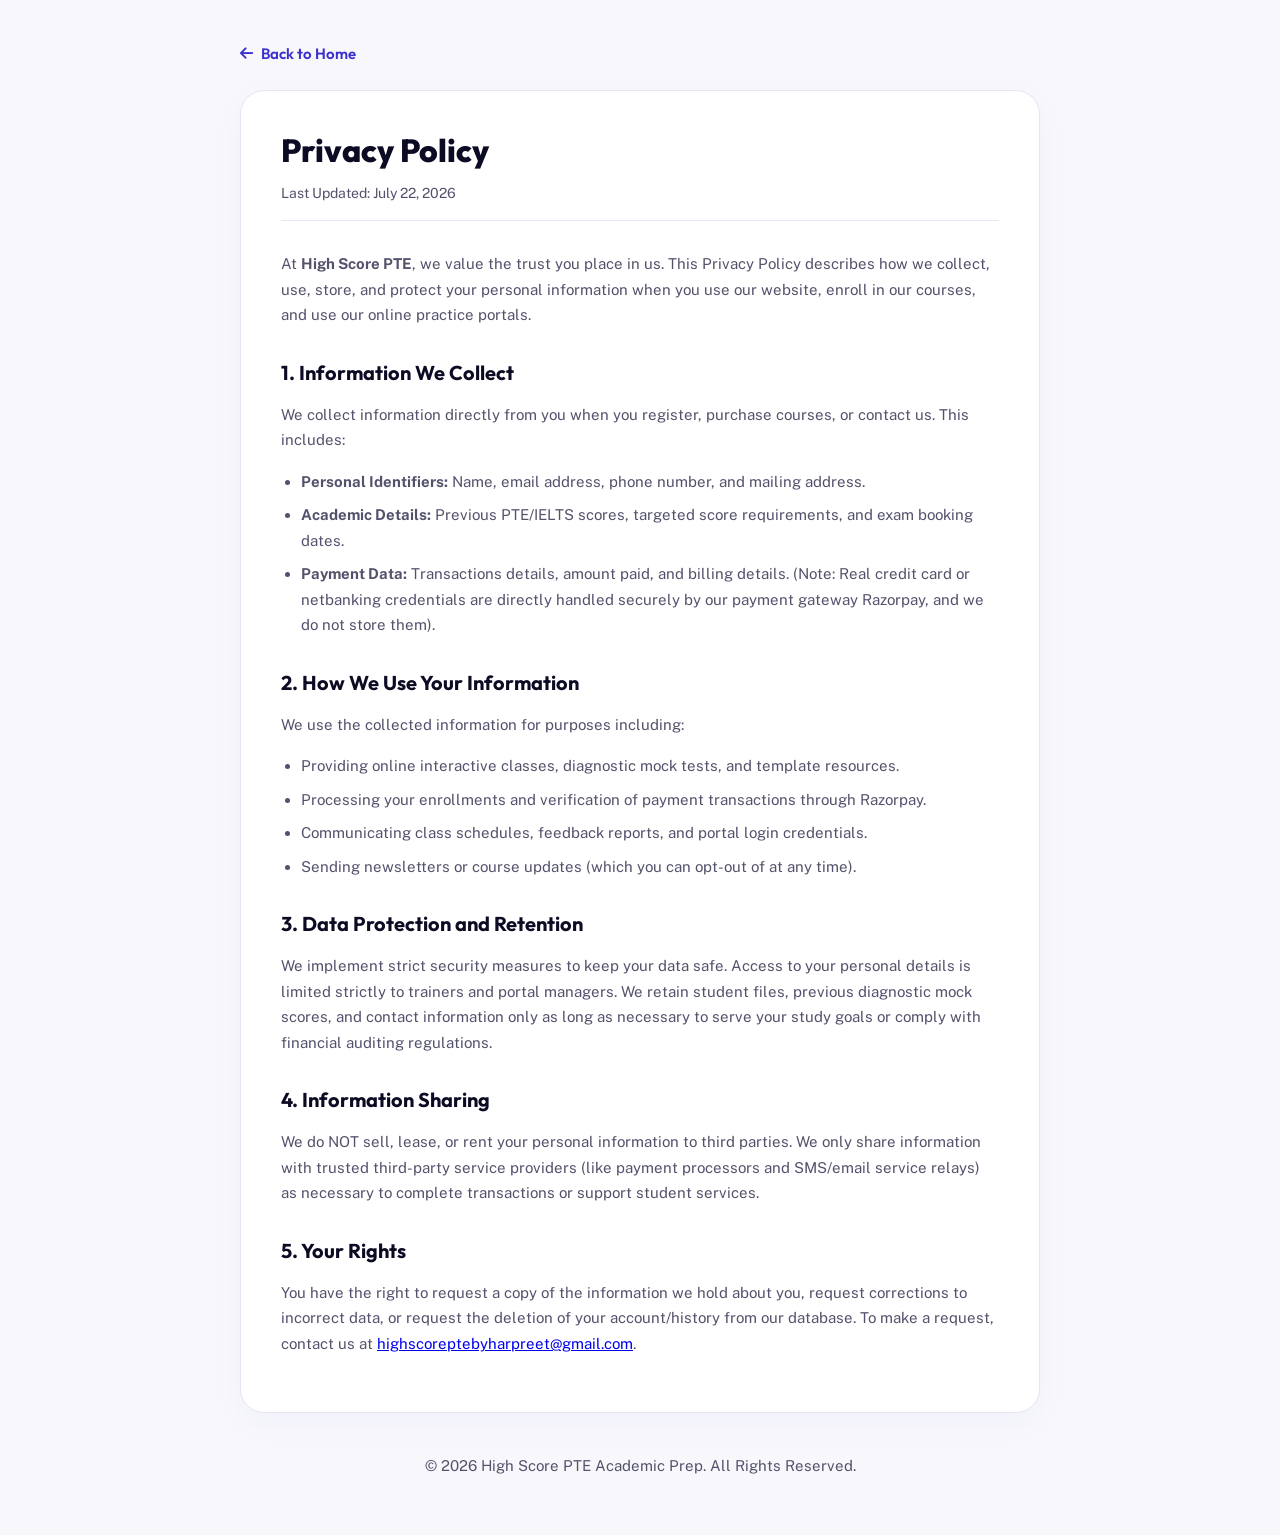
<file: privacy.html>
<!DOCTYPE html>
<html lang="en">
<head>
  <meta charset="UTF-8">
  <meta name="viewport" content="width=device-width, initial-scale=1.0">
  <title>Privacy Policy | High Score PTE</title>
  
  <!-- Fonts -->
  <link rel="preconnect" href="https://fonts.googleapis.com">
  <link rel="preconnect" href="https://fonts.gstatic.com" crossorigin>
  <link href="https://fonts.googleapis.com/css2?family=Outfit:wght@400;500;600;700;800&family=Public+Sans:wght@300;400;500;600;700&display=swap" rel="stylesheet">
  
  <!-- FontAwesome Icons -->
  <link rel="stylesheet" href="https://cdnjs.cloudflare.com/ajax/libs/font-awesome/6.4.0/css/all.min.css">
  
  <style>
    :root {
      --primary: #3b2fcd;
      --primary-light: #5a4ee4;
      --success: #10b981;
      --text-main: #0c0b24;
      --text-muted: #53526c;
      --border-light: #e6e5f3;
      --font-display: 'Outfit', sans-serif;
      --font-body: 'Public Sans', sans-serif;
    }

    * {
      box-sizing: border-box;
      margin: 0;
      padding: 0;
    }

    body {
      font-family: var(--font-body);
      color: var(--text-main);
      background-color: #f8f8fc;
      line-height: 1.7;
      padding: 40px 20px;
    }

    .container {
      max-width: 800px;
      margin: 0 auto;
    }

    .back-btn {
      display: inline-flex;
      align-items: center;
      gap: 8px;
      color: var(--primary);
      text-decoration: none;
      font-family: var(--font-display);
      font-weight: 600;
      font-size: 15px;
      margin-bottom: 24px;
      transition: transform 0.2s ease;
    }

    .back-btn:hover {
      transform: translateX(-4px);
    }

    .policy-card {
      background: white;
      border: 1px solid var(--border-light);
      border-radius: 24px;
      padding: 40px;
      box-shadow: 0 10px 30px rgba(59, 47, 205, 0.04);
    }

    h1 {
      font-family: var(--font-display);
      font-size: 32px;
      font-weight: 800;
      color: var(--text-main);
      margin-bottom: 12px;
      line-height: 1.2;
    }

    .last-updated {
      font-size: 14px;
      color: var(--text-muted);
      margin-bottom: 30px;
      border-bottom: 1px solid var(--border-light);
      padding-bottom: 15px;
    }

    h2 {
      font-family: var(--font-display);
      font-size: 20px;
      font-weight: 700;
      color: var(--text-main);
      margin: 28px 0 12px;
    }

    p {
      color: var(--text-muted);
      margin-bottom: 16px;
      font-size: 15px;
    }

    ul {
      margin-bottom: 20px;
      padding-left: 20px;
      color: var(--text-muted);
    }

    li {
      margin-bottom: 8px;
      font-size: 15px;
    }

    footer {
      text-align: center;
      margin-top: 40px;
      font-size: 14px;
      color: var(--text-muted);
    }
  </style>
</head>
<body>

  <div class="container">
    <a href="index.html" class="back-btn">
      <i class="fa-solid fa-arrow-left"></i> Back to Home
    </a>
    
    <div class="policy-card">
      <h1>Privacy Policy</h1>
      <div class="last-updated">Last Updated: July 22, 2026</div>
      
      <p>At <strong>High Score PTE</strong>, we value the trust you place in us. This Privacy Policy describes how we collect, use, store, and protect your personal information when you use our website, enroll in our courses, and use our online practice portals.</p>
      
      <h2>1. Information We Collect</h2>
      <p>We collect information directly from you when you register, purchase courses, or contact us. This includes:</p>
      <ul>
        <li><strong>Personal Identifiers:</strong> Name, email address, phone number, and mailing address.</li>
        <li><strong>Academic Details:</strong> Previous PTE/IELTS scores, targeted score requirements, and exam booking dates.</li>
        <li><strong>Payment Data:</strong> Transactions details, amount paid, and billing details. (Note: Real credit card or netbanking credentials are directly handled securely by our payment gateway Razorpay, and we do not store them).</li>
      </ul>

      <h2>2. How We Use Your Information</h2>
      <p>We use the collected information for purposes including:</p>
      <ul>
        <li>Providing online interactive classes, diagnostic mock tests, and template resources.</li>
        <li>Processing your enrollments and verification of payment transactions through Razorpay.</li>
        <li>Communicating class schedules, feedback reports, and portal login credentials.</li>
        <li>Sending newsletters or course updates (which you can opt-out of at any time).</li>
      </ul>

      <h2>3. Data Protection and Retention</h2>
      <p>We implement strict security measures to keep your data safe. Access to your personal details is limited strictly to trainers and portal managers. We retain student files, previous diagnostic mock scores, and contact information only as long as necessary to serve your study goals or comply with financial auditing regulations.</p>

      <h2>4. Information Sharing</h2>
      <p>We do NOT sell, lease, or rent your personal information to third parties. We only share information with trusted third-party service providers (like payment processors and SMS/email service relays) as necessary to complete transactions or support student services.</p>

      <h2>5. Your Rights</h2>
      <p>You have the right to request a copy of the information we hold about you, request corrections to incorrect data, or request the deletion of your account/history from our database. To make a request, contact us at <a href="mailto:highscoreptebyharpreet@gmail.com">highscoreptebyharpreet@gmail.com</a>.</p>
    </div>
    
    <footer>
      <p>&copy; 2026 High Score PTE Academic Prep. All Rights Reserved.</p>
    </footer>
  </div>

</body>
</html>
</file>
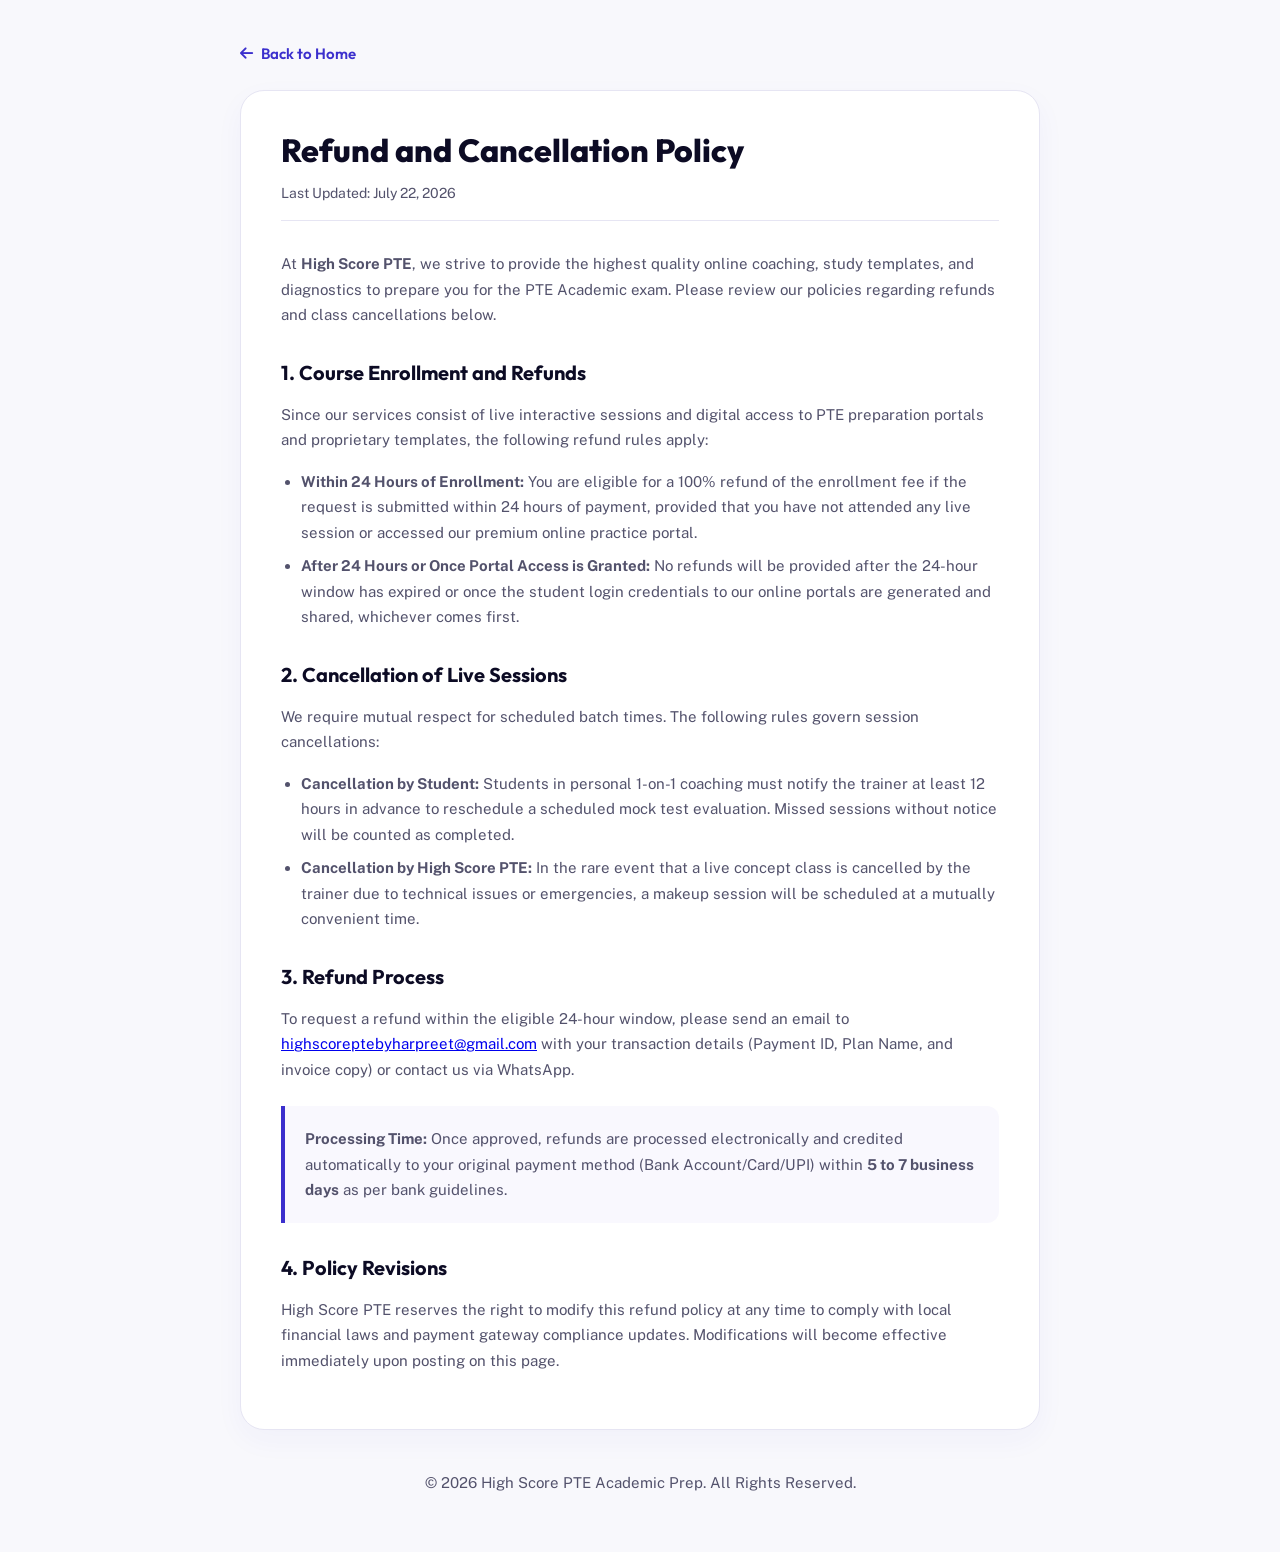
<file: refund.html>
<!DOCTYPE html>
<html lang="en">
<head>
  <meta charset="UTF-8">
  <meta name="viewport" content="width=device-width, initial-scale=1.0">
  <title>Refund & Cancellation Policy | High Score PTE</title>
  
  <!-- Fonts -->
  <link rel="preconnect" href="https://fonts.googleapis.com">
  <link rel="preconnect" href="https://fonts.gstatic.com" crossorigin>
  <link href="https://fonts.googleapis.com/css2?family=Outfit:wght@400;500;600;700;800&family=Public+Sans:wght@300;400;500;600;700&display=swap" rel="stylesheet">
  
  <!-- FontAwesome Icons -->
  <link rel="stylesheet" href="https://cdnjs.cloudflare.com/ajax/libs/font-awesome/6.4.0/css/all.min.css">
  
  <style>
    :root {
      --primary: #3b2fcd;
      --primary-light: #5a4ee4;
      --success: #10b981;
      --text-main: #0c0b24;
      --text-muted: #53526c;
      --border-light: #e6e5f3;
      --font-display: 'Outfit', sans-serif;
      --font-body: 'Public Sans', sans-serif;
    }

    * {
      box-sizing: border-box;
      margin: 0;
      padding: 0;
    }

    body {
      font-family: var(--font-body);
      color: var(--text-main);
      background-color: #f8f8fc;
      line-height: 1.7;
      padding: 40px 20px;
    }

    .container {
      max-width: 800px;
      margin: 0 auto;
    }

    .back-btn {
      display: inline-flex;
      align-items: center;
      gap: 8px;
      color: var(--primary);
      text-decoration: none;
      font-family: var(--font-display);
      font-weight: 600;
      font-size: 15px;
      margin-bottom: 24px;
      transition: transform 0.2s ease;
    }

    .back-btn:hover {
      transform: translateX(-4px);
    }

    .policy-card {
      background: white;
      border: 1px solid var(--border-light);
      border-radius: 24px;
      padding: 40px;
      box-shadow: 0 10px 30px rgba(59, 47, 205, 0.04);
    }

    h1 {
      font-family: var(--font-display);
      font-size: 32px;
      font-weight: 800;
      color: var(--text-main);
      margin-bottom: 12px;
      line-height: 1.2;
    }

    .last-updated {
      font-size: 14px;
      color: var(--text-muted);
      margin-bottom: 30px;
      border-bottom: 1px solid var(--border-light);
      padding-bottom: 15px;
    }

    h2 {
      font-family: var(--font-display);
      font-size: 20px;
      font-weight: 700;
      color: var(--text-main);
      margin: 28px 0 12px;
    }

    p {
      color: var(--text-muted);
      margin-bottom: 16px;
      font-size: 15px;
    }

    ul {
      margin-bottom: 20px;
      padding-left: 20px;
      color: var(--text-muted);
    }

    li {
      margin-bottom: 8px;
      font-size: 15px;
    }

    .highlight-box {
      background: rgba(59, 47, 205, 0.03);
      border-left: 4px solid var(--primary);
      padding: 20px;
      border-radius: 0 12px 12px 0;
      margin: 24px 0;
    }

    .highlight-box p:last-child {
      margin-bottom: 0;
    }

    footer {
      text-align: center;
      margin-top: 40px;
      font-size: 14px;
      color: var(--text-muted);
    }
  </style>
</head>
<body>

  <div class="container">
    <a href="index.html" class="back-btn">
      <i class="fa-solid fa-arrow-left"></i> Back to Home
    </a>
    
    <div class="policy-card">
      <h1>Refund and Cancellation Policy</h1>
      <div class="last-updated">Last Updated: July 22, 2026</div>
      
      <p>At <strong>High Score PTE</strong>, we strive to provide the highest quality online coaching, study templates, and diagnostics to prepare you for the PTE Academic exam. Please review our policies regarding refunds and class cancellations below.</p>
      
      <h2>1. Course Enrollment and Refunds</h2>
      <p>Since our services consist of live interactive sessions and digital access to PTE preparation portals and proprietary templates, the following refund rules apply:</p>
      <ul>
        <li><strong>Within 24 Hours of Enrollment:</strong> You are eligible for a 100% refund of the enrollment fee if the request is submitted within 24 hours of payment, provided that you have not attended any live session or accessed our premium online practice portal.</li>
        <li><strong>After 24 Hours or Once Portal Access is Granted:</strong> No refunds will be provided after the 24-hour window has expired or once the student login credentials to our online portals are generated and shared, whichever comes first.</li>
      </ul>

      <h2>2. Cancellation of Live Sessions</h2>
      <p>We require mutual respect for scheduled batch times. The following rules govern session cancellations:</p>
      <ul>
        <li><strong>Cancellation by Student:</strong> Students in personal 1-on-1 coaching must notify the trainer at least 12 hours in advance to reschedule a scheduled mock test evaluation. Missed sessions without notice will be counted as completed.</li>
        <li><strong>Cancellation by High Score PTE:</strong> In the rare event that a live concept class is cancelled by the trainer due to technical issues or emergencies, a makeup session will be scheduled at a mutually convenient time.</li>
      </ul>

      <h2>3. Refund Process</h2>
      <p>To request a refund within the eligible 24-hour window, please send an email to <a href="mailto:highscoreptebyharpreet@gmail.com">highscoreptebyharpreet@gmail.com</a> with your transaction details (Payment ID, Plan Name, and invoice copy) or contact us via WhatsApp.</p>
      
      <div class="highlight-box">
        <p><strong>Processing Time:</strong> Once approved, refunds are processed electronically and credited automatically to your original payment method (Bank Account/Card/UPI) within <strong>5 to 7 business days</strong> as per bank guidelines.</p>
      </div>

      <h2>4. Policy Revisions</h2>
      <p>High Score PTE reserves the right to modify this refund policy at any time to comply with local financial laws and payment gateway compliance updates. Modifications will become effective immediately upon posting on this page.</p>
    </div>
    
    <footer>
      <p>&copy; 2026 High Score PTE Academic Prep. All Rights Reserved.</p>
    </footer>
  </div>

</body>
</html>
</file>
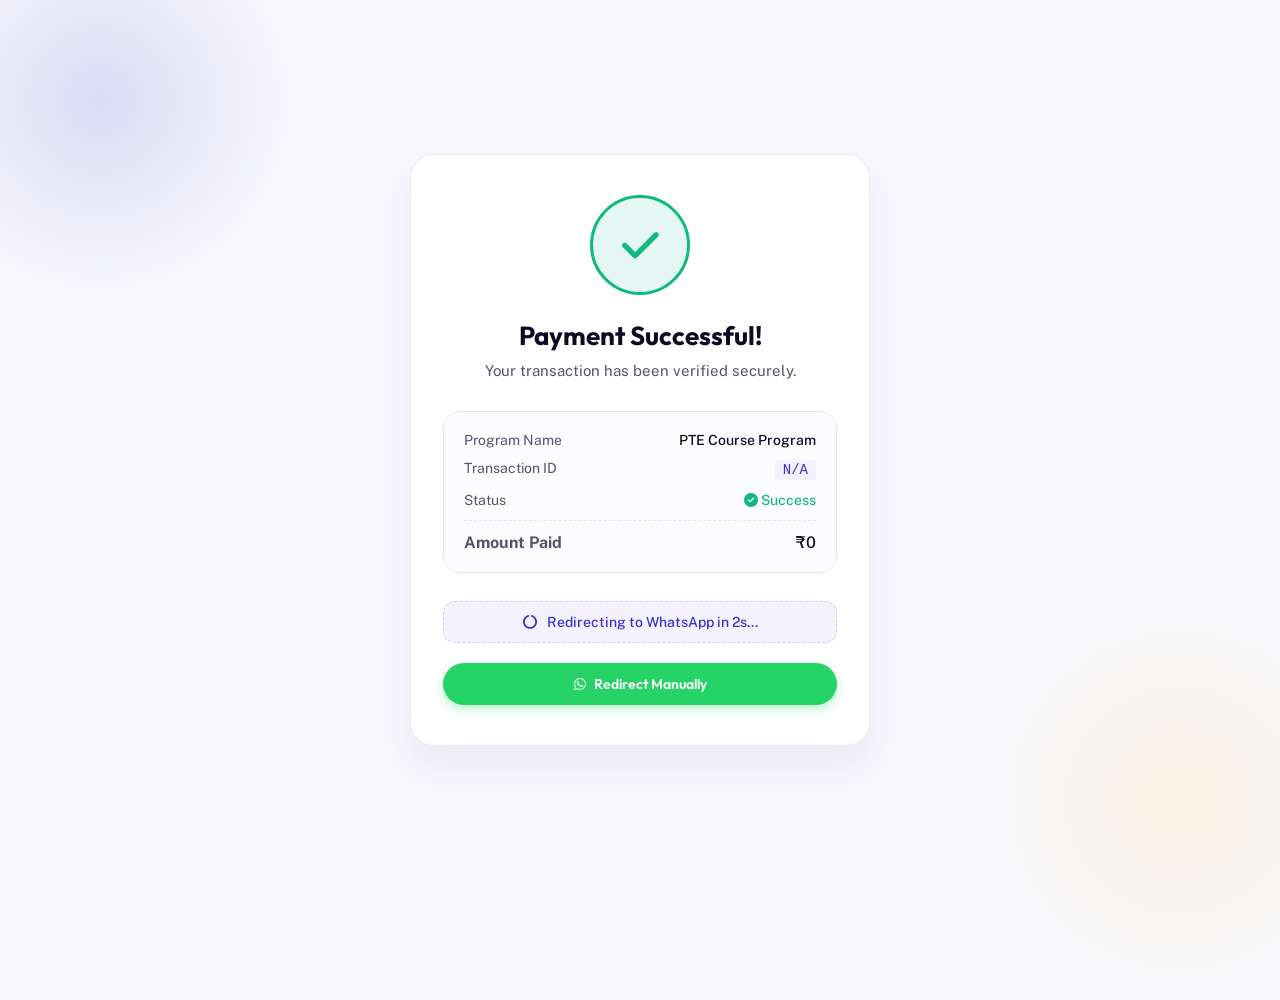
<file: success.html>
<!DOCTYPE html>
<html lang="en">
<head>
  <meta charset="UTF-8">
  <meta name="viewport" content="width=device-width, initial-scale=1.0">
  <title>Payment Successful | High Score PTE</title>
  
  <!-- Fonts -->
  <link rel="preconnect" href="https://fonts.googleapis.com">
  <link rel="preconnect" href="https://fonts.gstatic.com" crossorigin>
  <link href="https://fonts.googleapis.com/css2?family=Outfit:wght@400;500;600;700;800&family=Public+Sans:wght@300;400;500;600;700&display=swap" rel="stylesheet">
  
  <!-- FontAwesome Icons -->
  <link rel="stylesheet" href="https://cdnjs.cloudflare.com/ajax/libs/font-awesome/6.4.0/css/all.min.css">
  
  <style>
    :root {
      --primary: #3b2fcd;
      --primary-light: #5a4ee4;
      --success: #10b981;
      --text-main: #0c0b24;
      --text-muted: #53526c;
      --border-light: #e6e5f3;
      --font-display: 'Outfit', sans-serif;
      --font-body: 'Public Sans', sans-serif;
    }

    * {
      box-sizing: border-box;
      margin: 0;
      padding: 0;
    }

    body {
      font-family: var(--font-body);
      color: var(--text-main);
      background-color: #f8f8fc;
      display: flex;
      justify-content: center;
      align-items: center;
      min-height: 100vh;
      padding: 20px;
      position: relative;
      overflow: hidden;
    }

    /* Ambient background blobs to match high-score-pte theme */
    body::before {
      content: "";
      position: absolute;
      width: 400px;
      height: 400px;
      background: radial-gradient(circle, rgba(59, 47, 205, 0.15) 0%, rgba(255, 255, 255, 0) 70%);
      top: -100px;
      left: -100px;
      z-index: -1;
    }

    body::after {
      content: "";
      position: absolute;
      width: 400px;
      height: 400px;
      background: radial-gradient(circle, rgba(255, 189, 18, 0.1) 0%, rgba(255, 255, 255, 0) 70%);
      bottom: -100px;
      right: -100px;
      z-index: -1;
    }

    .success-card {
      background: rgba(255, 255, 255, 0.85);
      backdrop-filter: blur(16px);
      -webkit-backdrop-filter: blur(16px);
      border: 1px solid rgba(230, 229, 243, 0.7);
      padding: 40px 32px;
      border-radius: 24px;
      box-shadow: 0 20px 40px rgba(59, 47, 205, 0.08);
      text-align: center;
      max-width: 460px;
      width: 100%;
      z-index: 1;
      transform: translateY(20px);
      animation: slideUp 0.6s cubic-bezier(0.4, 0, 0.2, 1) forwards;
    }

    @keyframes slideUp {
      to {
        transform: translateY(0);
      }
    }

    /* Elegant Animated Checkmark */
    .checkmark-wrapper {
      width: 100px;
      height: 100px;
      margin: 0 auto 24px;
      position: relative;
    }

    .checkmark-circle {
      width: 100px;
      height: 100px;
      border-radius: 50%;
      background: rgba(16, 185, 129, 0.1);
      border: 3px solid var(--success);
      display: flex;
      align-items: center;
      justify-content: center;
      animation: scaleIn 0.5s cubic-bezier(0.175, 0.885, 0.32, 1.275) forwards;
    }

    .checkmark-icon {
      font-size: 42px;
      color: var(--success);
      transform: scale(0);
      animation: popIn 0.4s 0.3s cubic-bezier(0.175, 0.885, 0.32, 1.5) forwards;
    }

    @keyframes scaleIn {
      from { transform: scale(0.6); opacity: 0; }
      to { transform: scale(1); opacity: 1; }
    }

    @keyframes popIn {
      from { transform: scale(0); }
      to { transform: scale(1); }
    }

    h1 {
      font-family: var(--font-display);
      font-size: 26px;
      font-weight: 700;
      color: var(--text-main);
      margin-bottom: 8px;
    }

    p {
      color: var(--text-muted);
      font-size: 15px;
      line-height: 1.5;
    }

    /* Details Container */
    .receipt-details {
      background: #fcfcff;
      border: 1px solid var(--border-light);
      border-radius: 16px;
      padding: 20px;
      margin: 28px 0;
      text-align: left;
    }

    .detail-row {
      display: flex;
      justify-content: space-between;
      margin-bottom: 12px;
      font-size: 14px;
    }

    .detail-row:last-child {
      margin-bottom: 0;
      padding-top: 12px;
      border-top: 1px dashed var(--border-light);
      font-weight: 700;
      font-size: 16px;
    }

    .label {
      color: var(--text-muted);
    }

    .val {
      color: var(--text-main);
      font-weight: 500;
    }

    .payment-id-val {
      font-family: monospace;
      color: var(--primary);
      background: rgba(59, 47, 205, 0.05);
      padding: 2px 8px;
      border-radius: 4px;
    }

    /* Redirection footer info */
    .redirect-status {
      display: flex;
      align-items: center;
      justify-content: center;
      gap: 10px;
      color: var(--primary);
      font-size: 14px;
      font-weight: 500;
      background: rgba(59, 47, 205, 0.05);
      padding: 12px;
      border-radius: 12px;
      border: 1px dashed rgba(59, 47, 205, 0.2);
    }

    .spinner {
      animation: spin 1.2s linear infinite;
    }

    @keyframes spin {
      100% { transform: rotate(360deg); }
    }

    .action-btn {
      display: inline-flex;
      align-items: center;
      justify-content: center;
      gap: 8px;
      margin-top: 20px;
      background: #25d366; /* WhatsApp Green */
      color: white;
      text-decoration: none;
      padding: 12px 24px;
      border-radius: 50px;
      font-family: var(--font-display);
      font-weight: 600;
      font-size: 14px;
      box-shadow: 0 4px 10px rgba(37, 211, 102, 0.3);
      transition: all 0.3s ease;
      width: 100%;
    }

    .action-btn:hover {
      background: #20ba59;
      transform: translateY(-2px);
      box-shadow: 0 6px 15px rgba(37, 211, 102, 0.4);
    }
  </style>
</head>
<body>

  <div class="success-card">
    <div class="checkmark-wrapper">
      <div class="checkmark-circle">
        <i class="fa-solid fa-check checkmark-icon"></i>
      </div>
    </div>
    
    <h1>Payment Successful!</h1>
    <p>Your transaction has been verified securely.</p>
    
    <div class="receipt-details">
      <div class="detail-row">
        <span class="label">Program Name</span>
        <span class="val" id="plan-name">-</span>
      </div>
      <div class="detail-row">
        <span class="label">Transaction ID</span>
        <span class="val payment-id-val" id="payment-id">-</span>
      </div>
      <div class="detail-row">
        <span class="label">Status</span>
        <span class="val" style="color: var(--success);"><i class="fa-solid fa-circle-check"></i> Success</span>
      </div>
      <div class="detail-row">
        <span class="label">Amount Paid</span>
        <span class="val" id="amount-paid">₹0</span>
      </div>
    </div>

    <div class="redirect-status">
      <i class="fa-solid fa-circle-notch spinner"></i>
      <span>Redirecting to WhatsApp in <span id="timer-val">3</span>s...</span>
    </div>

    <a id="whatsapp-fallback-btn" href="#" class="action-btn">
      <i class="fa-brands fa-whatsapp"></i> Redirect Manually
    </a>
  </div>

  <script>
    // Get query params from URL
    const urlParams = new URLSearchParams(window.location.search);
    const paymentId = urlParams.get('payment_id') || 'N/A';
    const planName = urlParams.get('plan') || 'PTE Course Program';
    const amount = urlParams.get('amount') || '0';

    // Populate the UI
    document.getElementById('plan-name').textContent = planName;
    document.getElementById('payment-id').textContent = paymentId;
    document.getElementById('amount-paid').textContent = '₹' + parseInt(amount).toLocaleString('en-IN');

    // Message preparation
    const messageText = `Hello High Score PTE!\n\nI have successfully enrolled in the *${planName}* program online.\n\n*Receipt Details:*\n• Plan: ${planName}\n• Paid Amount: ₹${amount}\n• Transaction ID: ${paymentId}\n\nPlease verify and activate my course access!`;
    const whatsappUrl = `https://wa.me/918360990936?text=${encodeURIComponent(messageText)}`;

    // Set fallback button URL
    document.getElementById('whatsapp-fallback-btn').href = whatsappUrl;

    // Auto-redirect timer logic
    let secondsLeft = 3;
    const timerVal = document.getElementById('timer-val');

    const countdownInterval = setInterval(() => {
      secondsLeft--;
      timerVal.textContent = secondsLeft;

      if (secondsLeft <= 0) {
        clearInterval(countdownInterval);
        window.location.href = whatsappUrl;
      }
    }, 1000);
  </script>
</body>
</html>
</file>
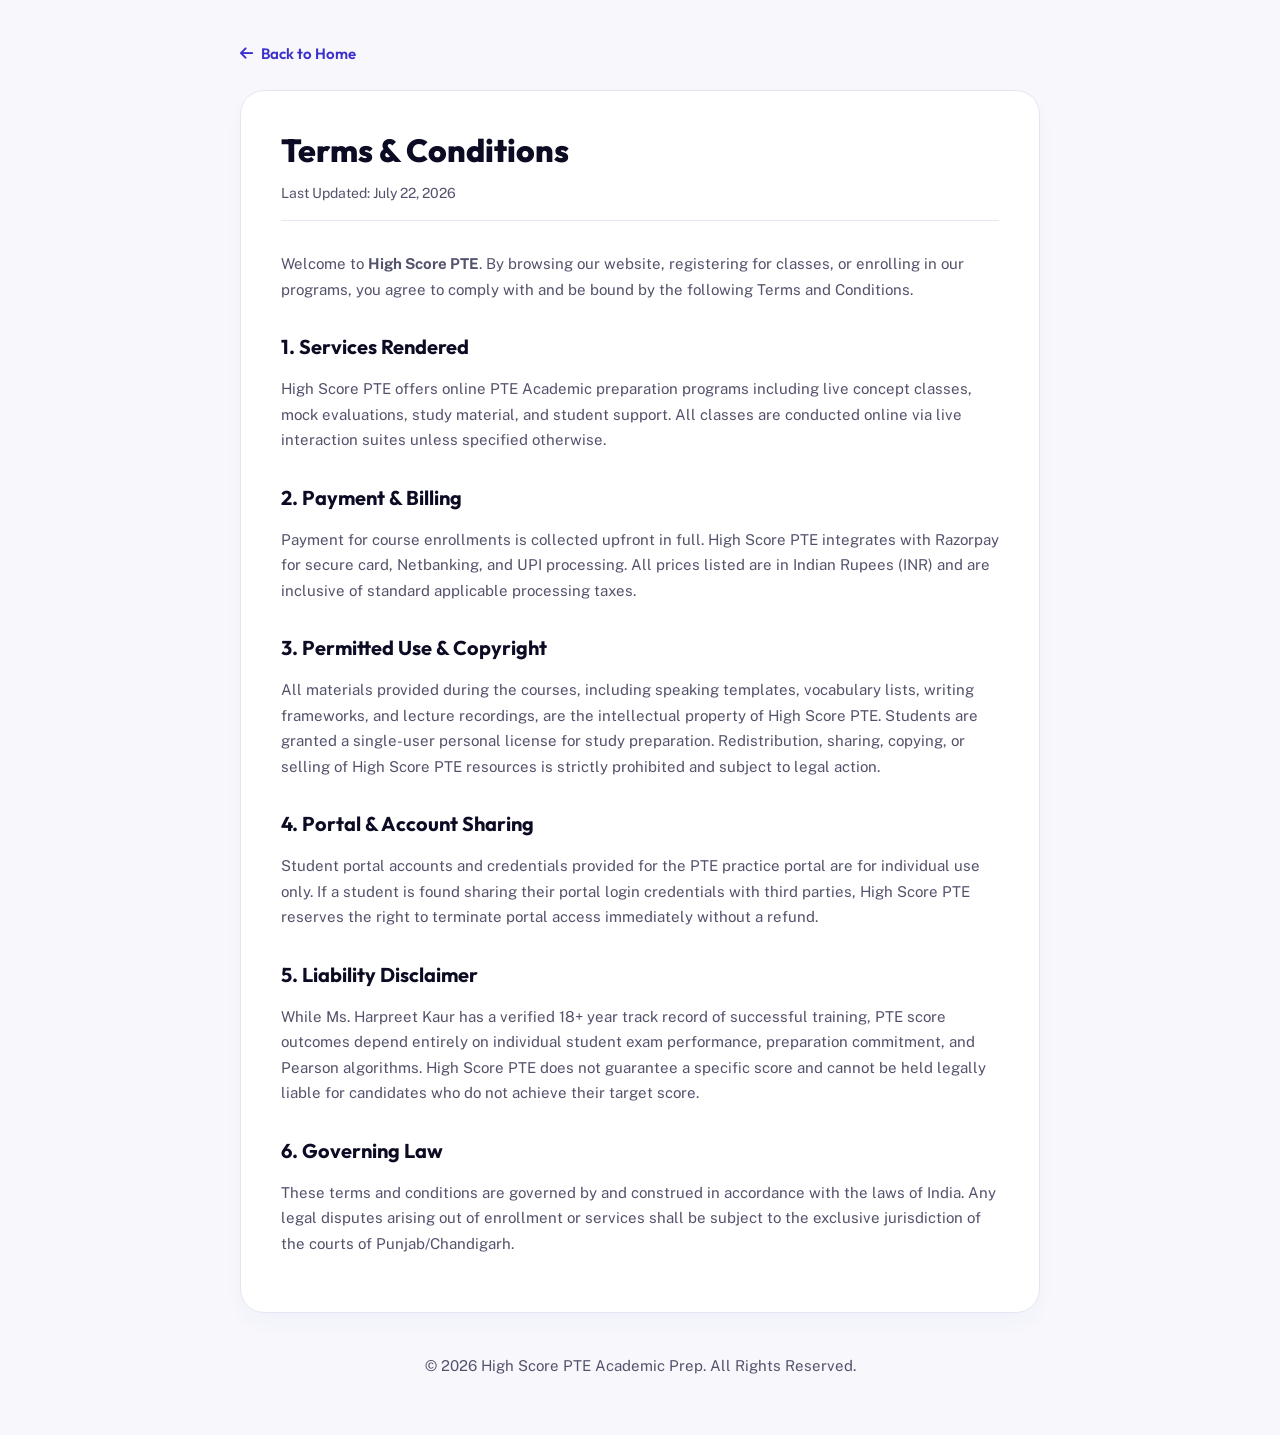
<file: terms.html>
<!DOCTYPE html>
<html lang="en">
<head>
  <meta charset="UTF-8">
  <meta name="viewport" content="width=device-width, initial-scale=1.0">
  <title>Terms & Conditions | High Score PTE</title>
  
  <!-- Fonts -->
  <link rel="preconnect" href="https://fonts.googleapis.com">
  <link rel="preconnect" href="https://fonts.gstatic.com" crossorigin>
  <link href="https://fonts.googleapis.com/css2?family=Outfit:wght@400;500;600;700;800&family=Public+Sans:wght@300;400;500;600;700&display=swap" rel="stylesheet">
  
  <!-- FontAwesome Icons -->
  <link rel="stylesheet" href="https://cdnjs.cloudflare.com/ajax/libs/font-awesome/6.4.0/css/all.min.css">
  
  <style>
    :root {
      --primary: #3b2fcd;
      --primary-light: #5a4ee4;
      --success: #10b981;
      --text-main: #0c0b24;
      --text-muted: #53526c;
      --border-light: #e6e5f3;
      --font-display: 'Outfit', sans-serif;
      --font-body: 'Public Sans', sans-serif;
    }

    * {
      box-sizing: border-box;
      margin: 0;
      padding: 0;
    }

    body {
      font-family: var(--font-body);
      color: var(--text-main);
      background-color: #f8f8fc;
      line-height: 1.7;
      padding: 40px 20px;
    }

    .container {
      max-width: 800px;
      margin: 0 auto;
    }

    .back-btn {
      display: inline-flex;
      align-items: center;
      gap: 8px;
      color: var(--primary);
      text-decoration: none;
      font-family: var(--font-display);
      font-weight: 600;
      font-size: 15px;
      margin-bottom: 24px;
      transition: transform 0.2s ease;
    }

    .back-btn:hover {
      transform: translateX(-4px);
    }

    .policy-card {
      background: white;
      border: 1px solid var(--border-light);
      border-radius: 24px;
      padding: 40px;
      box-shadow: 0 10px 30px rgba(59, 47, 205, 0.04);
    }

    h1 {
      font-family: var(--font-display);
      font-size: 32px;
      font-weight: 800;
      color: var(--text-main);
      margin-bottom: 12px;
      line-height: 1.2;
    }

    .last-updated {
      font-size: 14px;
      color: var(--text-muted);
      margin-bottom: 30px;
      border-bottom: 1px solid var(--border-light);
      padding-bottom: 15px;
    }

    h2 {
      font-family: var(--font-display);
      font-size: 20px;
      font-weight: 700;
      color: var(--text-main);
      margin: 28px 0 12px;
    }

    p {
      color: var(--text-muted);
      margin-bottom: 16px;
      font-size: 15px;
    }

    ul {
      margin-bottom: 20px;
      padding-left: 20px;
      color: var(--text-muted);
    }

    li {
      margin-bottom: 8px;
      font-size: 15px;
    }

    footer {
      text-align: center;
      margin-top: 40px;
      font-size: 14px;
      color: var(--text-muted);
    }
  </style>
</head>
<body>

  <div class="container">
    <a href="index.html" class="back-btn">
      <i class="fa-solid fa-arrow-left"></i> Back to Home
    </a>
    
    <div class="policy-card">
      <h1>Terms & Conditions</h1>
      <div class="last-updated">Last Updated: July 22, 2026</div>
      
      <p>Welcome to <strong>High Score PTE</strong>. By browsing our website, registering for classes, or enrolling in our programs, you agree to comply with and be bound by the following Terms and Conditions.</p>
      
      <h2>1. Services Rendered</h2>
      <p>High Score PTE offers online PTE Academic preparation programs including live concept classes, mock evaluations, study material, and student support. All classes are conducted online via live interaction suites unless specified otherwise.</p>

      <h2>2. Payment & Billing</h2>
      <p>Payment for course enrollments is collected upfront in full. High Score PTE integrates with Razorpay for secure card, Netbanking, and UPI processing. All prices listed are in Indian Rupees (INR) and are inclusive of standard applicable processing taxes.</p>

      <h2>3. Permitted Use & Copyright</h2>
      <p>All materials provided during the courses, including speaking templates, vocabulary lists, writing frameworks, and lecture recordings, are the intellectual property of High Score PTE. Students are granted a single-user personal license for study preparation. Redistribution, sharing, copying, or selling of High Score PTE resources is strictly prohibited and subject to legal action.</p>

      <h2>4. Portal & Account Sharing</h2>
      <p>Student portal accounts and credentials provided for the PTE practice portal are for individual use only. If a student is found sharing their portal login credentials with third parties, High Score PTE reserves the right to terminate portal access immediately without a refund.</p>

      <h2>5. Liability Disclaimer</h2>
      <p>While Ms. Harpreet Kaur has a verified 18+ year track record of successful training, PTE score outcomes depend entirely on individual student exam performance, preparation commitment, and Pearson algorithms. High Score PTE does not guarantee a specific score and cannot be held legally liable for candidates who do not achieve their target score.</p>
      
      <h2>6. Governing Law</h2>
      <p>These terms and conditions are governed by and construed in accordance with the laws of India. Any legal disputes arising out of enrollment or services shall be subject to the exclusive jurisdiction of the courts of Punjab/Chandigarh.</p>
    </div>
    
    <footer>
      <p>&copy; 2026 High Score PTE Academic Prep. All Rights Reserved.</p>
    </footer>
  </div>

</body>
</html>
</file>
<file: style.css>
/* style.css - High Score PTE Academic */
@import url('https://fonts.googleapis.com/css2?family=Outfit:wght@400;500;600;700;800&family=Public+Sans:wght@300;400;500;600;700&display=swap');

:root {
  /* Colors */
  --primary: #3b2fcd;
  --primary-light: #5a4ee4;
  --primary-dark: #271db3;
  --secondary: #ffbd12;
  --secondary-hover: #e0a30b;
  --bg-main: #fcfcff;
  --bg-card: #ffffff;
  --text-main: #0c0b24;
  --text-muted: #53526c;
  --border-light: #e6e5f3;
  --shadow-sm: 0 4px 6px -1px rgba(59, 47, 205, 0.05), 0 2px 4px -1px rgba(59, 47, 205, 0.03);
  --shadow-md: 0 10px 15px -3px rgba(59, 47, 205, 0.08), 0 4px 6px -2px rgba(59, 47, 205, 0.04);
  --shadow-lg: 0 20px 25px -5px rgba(59, 47, 205, 0.12), 0 10px 10px -5px rgba(59, 47, 205, 0.04);
  --success: #10b981;
  --danger: #ef4444;

  /* Typography */
  --font-display: 'Outfit', sans-serif;
  --font-body: 'Public Sans', sans-serif;

  /* Spacing */
  --container-max: 1200px;
  --section-gap: 100px;
  --border-radius: 16px;
}

/* Reset & Base Styles */
* {
  box-sizing: border-box;
  margin: 0;
  padding: 0;
  scroll-behavior: smooth;
}

body {
  font-family: var(--font-body);
  background-color: var(--bg-main);
  color: var(--text-main);
  line-height: 1.6;
  overflow-x: hidden;
}

h1, h2, h3, h4, h5, h6 {
  font-family: var(--font-display);
  font-weight: 700;
  line-height: 1.25;
}

a {
  text-decoration: none;
  color: inherit;
}

ul {
  list-style: none;
}

/* Reusable Components */
.container {
  width: 100%;
  max-width: var(--container-max);
  margin: 0 auto;
  padding: 0 24px;
}

.btn {
  display: inline-flex;
  align-items: center;
  justify-content: center;
  padding: 12px 28px;
  border-radius: 50px;
  font-family: var(--font-display);
  font-weight: 600;
  font-size: 0.95rem;
  cursor: pointer;
  transition: all 0.3s cubic-bezier(0.4, 0, 0.2, 1);
  border: none;
  gap: 8px;
}

.btn-primary {
  background-color: var(--primary);
  color: white;
  box-shadow: 0 4px 14px rgba(59, 47, 205, 0.35);
}

.btn-primary:hover {
  background-color: var(--primary-light);
  transform: translateY(-2px);
  box-shadow: 0 6px 20px rgba(59, 47, 205, 0.45);
}

.btn-secondary {
  background-color: var(--secondary);
  color: var(--text-main);
  box-shadow: 0 4px 14px rgba(255, 189, 18, 0.25);
}

.btn-secondary:hover {
  background-color: var(--secondary-hover);
  transform: translateY(-2px);
  box-shadow: 0 6px 20px rgba(255, 189, 18, 0.35);
}

.btn-outline {
  background-color: transparent;
  color: var(--primary);
  border: 2px solid var(--primary);
}

.btn-outline:hover {
  background-color: var(--primary);
  color: white;
}

.section-title {
  font-size: 2.5rem;
  text-align: center;
  margin-bottom: 16px;
  color: var(--text-main);
  position: relative;
}

.section-subtitle {
  font-size: 1.1rem;
  text-align: center;
  color: var(--text-muted);
  max-width: 600px;
  margin: 0 auto 60px auto;
}

.text-gradient {
  background: linear-gradient(135deg, var(--primary), var(--primary-light));
  -webkit-background-clip: text;
  -webkit-text-fill-color: transparent;
}

/* Glassmorphism Panel */
.glass-panel {
  background: rgba(255, 255, 255, 0.8);
  backdrop-filter: blur(12px);
  -webkit-backdrop-filter: blur(12px);
  border: 1px solid rgba(255, 255, 255, 0.4);
  box-shadow: var(--shadow-md);
  border-radius: var(--border-radius);
}

/* Navigation Header */
header {
  position: fixed;
  top: 0;
  left: 0;
  right: 0;
  z-index: 1000;
  transition: all 0.3s ease;
  padding: 20px 0;
  background: transparent;
  border-bottom: 1px solid rgba(255, 255, 255, 0.1);
}

header.scrolled {
  background: rgba(12, 11, 36, 0.95);
  backdrop-filter: blur(10px);
  box-shadow: var(--shadow-sm);
  padding: 12px 0;
  border-bottom: 1px solid rgba(255, 255, 255, 0.05);
}

header .container {
  display: flex;
  justify-content: space-between;
  align-items: center;
}

.logo {
  font-family: var(--font-display);
  font-size: 1.6rem;
  font-weight: 800;
  color: white;
  display: flex;
  align-items: center;
  gap: 8px;
}

.logo-img {
  height: 50px;
  width: auto;
  display: block;
  border-radius: 6px;
  box-shadow: 0 2px 8px rgba(0, 0, 0, 0.2);
  transition: transform 0.3s ease;
}

.logo-img:hover {
  transform: scale(1.05);
}

.logo span {
  color: var(--secondary);
}

.logo i {
  color: var(--secondary);
}

.nav-links {
  display: flex;
  gap: 32px;
  align-items: center;
}

.nav-link {
  font-weight: 500;
  font-size: 0.95rem;
  color: rgba(255, 255, 255, 0.85);
  position: relative;
  transition: color 0.3s ease;
}

.nav-link:hover, .nav-link.active {
  color: var(--secondary);
}

.nav-link::after {
  content: '';
  position: absolute;
  bottom: -4px;
  left: 0;
  width: 0;
  height: 2px;
  background-color: var(--secondary);
  transition: width 0.3s ease;
}

.nav-link:hover::after, .nav-link.active::after {
  width: 100%;
}

.menu-btn {
  display: none;
  font-size: 1.5rem;
  cursor: pointer;
  color: white;
}

/* Hero Section */
.hero {
  position: relative;
  height: 100vh;
  min-height: 700px;
  width: 100%;
  overflow: hidden;
  display: flex;
  align-items: center;
  justify-content: center;
  color: white;
  padding: 0;
}

/* Background Image Slider */
.hero-bg-slider {
  position: absolute;
  top: 0;
  left: 0;
  width: 100%;
  height: 100%;
  z-index: 1;
}

.hero-bg-slider .slide {
  position: absolute;
  top: 0;
  left: 0;
  width: 100%;
  height: 100%;
  background-size: cover;
  background-position: center;
  opacity: 0;
  transition: opacity 1.5s ease-in-out;
  transform: scale(1.05);
}

.hero-bg-slider .slide.active {
  opacity: 1;
  animation: kenBurnsZoom 8s ease-in-out forwards;
}

@keyframes kenBurnsZoom {
  0% {
    transform: scale(1.05);
  }
  100% {
    transform: scale(1.12);
  }
}

.hero-bg-overlay {
  position: absolute;
  top: 0;
  left: 0;
  width: 100%;
  height: 100%;
  background: linear-gradient(to bottom, rgba(12, 11, 36, 0.85) 0%, rgba(12, 11, 36, 0.6) 50%, rgba(12, 11, 36, 0.85) 100%);
  z-index: 2;
}

.hero-container-centered {
  position: relative;
  z-index: 3;
  width: 100%;
  text-align: center;
  display: flex;
  flex-direction: column;
  align-items: center;
  justify-content: center;
  padding-top: 80px;
}

.hero-content-centered {
  max-width: 800px;
  margin: 0 auto;
}

.hero-content-centered .hero-badge {
  display: inline-flex;
  align-items: center;
  gap: 6px;
  background-color: rgba(255, 255, 255, 0.15);
  color: var(--secondary);
  padding: 8px 18px;
  border-radius: 30px;
  font-size: 0.85rem;
  font-weight: 600;
  margin-bottom: 28px;
  border: 1px solid rgba(255, 255, 255, 0.25);
  margin-left: auto;
  margin-right: auto;
}

.hero-content-centered .hero-title {
  font-size: 2.75rem;
  font-weight: 800;
  line-height: 1.25;
  margin-bottom: 20px;
  color: white;
  text-shadow: 0 2px 10px rgba(0, 0, 0, 0.3);
}

.hero-content-centered .hero-desc {
  font-size: 1.05rem;
  color: rgba(255, 255, 255, 0.95);
  margin-bottom: 30px;
  max-width: 680px;
  margin-left: auto;
  margin-right: auto;
  line-height: 1.6;
  text-shadow: 0 1px 5px rgba(0, 0, 0, 0.3);
}

.hero-actions.centered {
  display: flex;
  justify-content: center;
  gap: 20px;
  margin-bottom: 48px;
}

.btn-whatsapp {
  background-color: #25d366;
  color: white;
  box-shadow: 0 4px 14px rgba(37, 211, 102, 0.35);
}

.btn-whatsapp:hover {
  background-color: #20ba5a;
  transform: translateY(-2px);
  box-shadow: 0 6px 20px rgba(37, 211, 102, 0.45);
}

.hero-stats.centered {
  display: flex;
  justify-content: center;
  gap: 60px;
  border-top: 1px solid rgba(255, 255, 255, 0.15);
  padding-top: 32px;
  max-width: 580px;
  margin: 0 auto;
}

.hero-stats.centered .stat-box h3 {
  font-size: 2.2rem;
  color: var(--secondary);
  text-shadow: 0 2px 5px rgba(0, 0, 0, 0.2);
}

.hero-stats.centered .stat-box p {
  font-size: 0.95rem;
  color: rgba(255, 255, 255, 0.8);
  font-weight: 500;
}

/* Hero Graphic / Interactive Scorecard */
.hero-graphic {
  position: relative;
  display: flex;
  justify-content: center;
  align-items: center;
}

.scorecard-mockup {
  width: 100%;
  max-width: 420px;
  background: white;
  border-radius: var(--border-radius);
  box-shadow: var(--shadow-lg);
  padding: 28px;
  border: 1px solid var(--border-light);
  position: relative;
  z-index: 2;
  transform: rotate(-1deg);
  transition: transform 0.5s ease;
}

.scorecard-mockup:hover {
  transform: rotate(0) scale(1.02);
}

.scorecard-header {
  display: flex;
  justify-content: space-between;
  align-items: center;
  margin-bottom: 24px;
}

.badge-verified {
  background-color: rgba(16, 185, 129, 0.1);
  color: var(--success);
  font-size: 0.75rem;
  font-weight: 700;
  padding: 4px 10px;
  border-radius: 20px;
  display: flex;
  align-items: center;
  gap: 4px;
}

.scorecard-student {
  display: flex;
  align-items: center;
  gap: 12px;
}

.scorecard-avatar {
  width: 48px;
  height: 48px;
  border-radius: 50%;
  object-fit: cover;
  background-color: var(--primary-light);
  display: flex;
  align-items: center;
  justify-content: center;
  color: white;
  font-weight: 700;
}

.scorecard-overall {
  background: linear-gradient(135deg, var(--primary), var(--primary-dark));
  color: white;
  border-radius: 12px;
  padding: 20px;
  text-align: center;
  margin-bottom: 20px;
}

.scorecard-overall h4 {
  font-size: 0.85rem;
  text-transform: uppercase;
  letter-spacing: 1px;
  opacity: 0.8;
  margin-bottom: 4px;
}

.scorecard-number {
  font-size: 3rem;
  font-weight: 800;
}

.scorecard-skills {
  display: grid;
  grid-template-columns: 1fr 1fr;
  gap: 12px;
}

.skill-bar {
  background: var(--bg-main);
  padding: 10px 14px;
  border-radius: 8px;
  border: 1px solid var(--border-light);
  display: flex;
  justify-content: space-between;
  align-items: center;
}

.skill-bar span {
  font-size: 0.85rem;
  font-weight: 600;
  color: var(--text-muted);
}

.skill-score {
  font-family: var(--font-display);
  font-weight: 700;
  color: var(--primary) !important;
}

/* Floating background elements */
.circle-glow {
  position: absolute;
  border-radius: 50%;
  z-index: 1;
  filter: blur(80px);
}

.circle-1 {
  width: 300px;
  height: 300px;
  background-color: rgba(59, 47, 205, 0.12);
  top: -50px;
  right: -50px;
}

/* Interactive Score Converter */
.score-section {
  padding: var(--section-gap) 0;
  background-color: #f6f5fc;
}

.converter-box {
  max-width: 800px;
  margin: 0 auto;
  padding: 40px;
}

.converter-controls {
  margin-bottom: 32px;
}

.slider-wrapper {
  position: relative;
  padding: 20px 0;
}

input[type=range].score-slider {
  -webkit-appearance: none;
  width: 100%;
  height: 8px;
  border-radius: 5px;
  background: var(--border-light);
  outline: none;
}

input[type=range].score-slider::-webkit-slider-thumb {
  -webkit-appearance: none;
  appearance: none;
  width: 28px;
  height: 28px;
  border-radius: 50%;
  background: var(--primary);
  border: 4px solid var(--secondary);
  cursor: pointer;
  box-shadow: 0 2px 6px rgba(59, 47, 205, 0.3);
  transition: transform 0.1s ease;
}

input[type=range].score-slider::-webkit-slider-thumb:hover {
  transform: scale(1.15);
}

.slider-markers {
  display: flex;
  justify-content: space-between;
  margin-top: 12px;
  color: var(--text-muted);
  font-weight: 600;
  font-size: 0.85rem;
}

.converter-display {
  display: grid;
  grid-template-columns: 1fr 1fr 1fr;
  gap: 24px;
  text-align: center;
  margin-top: 40px;
}

.convert-card {
  padding: 24px;
  border-radius: 12px;
  background: white;
  border: 1px solid var(--border-light);
  box-shadow: var(--shadow-sm);
  transition: transform 0.3s ease;
}

.convert-card:hover {
  transform: translateY(-5px);
  box-shadow: var(--shadow-md);
}

.convert-card h4 {
  font-size: 0.9rem;
  color: var(--text-muted);
  text-transform: uppercase;
  margin-bottom: 12px;
  letter-spacing: 0.5px;
}

.convert-val {
  font-size: 2.5rem;
  font-weight: 800;
  color: var(--primary);
  font-family: var(--font-display);
}

.convert-card.featured {
  border: 2px solid var(--primary);
  position: relative;
  overflow: hidden;
}

.convert-card.featured::before {
  content: 'Target';
  position: absolute;
  top: 12px;
  right: -24px;
  background: var(--secondary);
  color: var(--text-main);
  font-size: 0.7rem;
  font-weight: 700;
  padding: 2px 24px;
  transform: rotate(45deg);
  text-transform: uppercase;
}

/* PTE Practice Hub (Mock Test Simulator) */
.practice-section {
  padding: var(--section-gap) 0;
}

.practice-tabs {
  display: flex;
  justify-content: center;
  gap: 16px;
  margin-bottom: 48px;
}

.tab-btn {
  background: white;
  border: 1px solid var(--border-light);
  padding: 14px 24px;
  border-radius: 30px;
  font-family: var(--font-display);
  font-weight: 600;
  font-size: 1rem;
  color: var(--text-muted);
  cursor: pointer;
  transition: all 0.3s ease;
  display: flex;
  align-items: center;
  gap: 8px;
}

.tab-btn:hover {
  border-color: var(--primary-light);
  color: var(--primary);
}

.tab-btn.active {
  background-color: var(--primary);
  color: white;
  border-color: var(--primary);
  box-shadow: 0 4px 12px rgba(59, 47, 205, 0.2);
}

.practice-content {
  min-height: 400px;
}

.practice-panel {
  display: none;
  animation: fadeIn 0.4s ease forwards;
}

.practice-panel.active {
  display: grid;
  grid-template-columns: 1fr 1.2fr;
  gap: 40px;
}

/* Panel Instructions / Prompt */
.panel-prompt {
  padding: 32px;
  background-color: #f7f6fc;
  border-radius: var(--border-radius);
  border: 1px solid var(--border-light);
}

.panel-prompt h3 {
  font-size: 1.3rem;
  margin-bottom: 16px;
  display: flex;
  align-items: center;
  gap: 8px;
  color: var(--primary);
}

.prompt-instruction {
  font-weight: 600;
  margin-bottom: 16px;
  color: var(--text-main);
  font-size: 0.95rem;
}

.prompt-body {
  font-size: 1.05rem;
  line-height: 1.8;
  background: white;
  padding: 20px;
  border-radius: 8px;
  border: 1px solid var(--border-light);
  margin-bottom: 20px;
}

/* Interactive elements in prompt */
.speaking-image-container {
  width: 100%;
  height: 200px;
  border-radius: 8px;
  background: #f0f0f8;
  display: flex;
  align-items: center;
  justify-content: center;
  margin-bottom: 16px;
  overflow: hidden;
  border: 1px dashed var(--primary);
}

.speaking-image-container img {
  width: 100%;
  height: 100%;
  object-fit: contain;
}

/* Blanks style inside prompt */
.blank-dropdown {
  padding: 4px 8px;
  font-size: 0.95rem;
  font-weight: 600;
  border-radius: 4px;
  border: 2px solid var(--primary-light);
  background-color: var(--bg-main);
  color: var(--primary);
  outline: none;
  margin: 0 4px;
  cursor: pointer;
}

/* Audio Player */
.audio-player-wrapper {
  background: var(--bg-main);
  padding: 16px;
  border-radius: 8px;
  border: 1px solid var(--border-light);
  display: flex;
  align-items: center;
  gap: 16px;
  margin-bottom: 20px;
}

.audio-control-btn {
  width: 44px;
  height: 44px;
  border-radius: 50%;
  background-color: var(--primary);
  color: white;
  border: none;
  cursor: pointer;
  display: flex;
  align-items: center;
  justify-content: center;
  transition: background-color 0.2s;
}

.audio-control-btn:hover {
  background-color: var(--primary-light);
}

.audio-progress-bar {
  flex-grow: 1;
  height: 6px;
  background: var(--border-light);
  border-radius: 3px;
  position: relative;
  overflow: hidden;
}

.audio-progress-fill {
  width: 0%;
  height: 100%;
  background: var(--primary);
  border-radius: 3px;
  transition: width 0.1s linear;
}

/* Simulator Interface (Right Side) */
.simulator-box {
  padding: 42px;
  display: flex;
  flex-direction: column;
  justify-content: center;
  border: 1px solid var(--border-light);
}

.simulator-box h3 {
  font-size: 1.4rem;
  margin-bottom: 24px;
  text-align: center;
}

.recorder-ui {
  display: flex;
  flex-direction: column;
  align-items: center;
  gap: 20px;
  padding: 30px 0;
}

.recorder-btn {
  width: 80px;
  height: 80px;
  border-radius: 50%;
  background-color: rgba(59, 47, 205, 0.1);
  border: 3px solid var(--primary);
  color: var(--primary);
  display: flex;
  align-items: center;
  justify-content: center;
  cursor: pointer;
  transition: all 0.3s ease;
  font-size: 2rem;
}

.recorder-btn:hover {
  background-color: var(--primary);
  color: white;
  transform: scale(1.05);
}

.recorder-btn.recording {
  background-color: var(--danger);
  border-color: var(--danger);
  color: white;
  animation: pulse-border 1.5s infinite;
}

.recorder-status {
  font-weight: 600;
  font-size: 0.95rem;
  color: var(--text-muted);
}

.recorder-status.active {
  color: var(--danger);
}

.voice-wave {
  display: flex;
  gap: 4px;
  height: 40px;
  align-items: center;
  opacity: 0.3;
  transition: opacity 0.3s;
}

.voice-wave.active {
  opacity: 1;
}

.wave-bar {
  width: 4px;
  height: 8px;
  background-color: var(--primary);
  border-radius: 2px;
  transition: height 0.1s;
}

.voice-wave.active .wave-bar {
  background-color: var(--danger);
  animation: bounce-bar 0.8s infinite ease-in-out alternate;
}

/* Custom delays for waves */
.wave-bar:nth-child(2) { animation-delay: 0.1s; }
.wave-bar:nth-child(3) { animation-delay: 0.25s; }
.wave-bar:nth-child(4) { animation-delay: 0.15s; }
.wave-bar:nth-child(5) { animation-delay: 0.3s; }
.wave-bar:nth-child(6) { animation-delay: 0.2s; }

/* Text input / Essay area */
.essay-textarea {
  width: 100%;
  height: 200px;
  border-radius: 8px;
  border: 1px solid var(--border-light);
  padding: 16px;
  font-family: var(--font-body);
  font-size: 1rem;
  outline: none;
  resize: none;
  transition: border-color 0.3s;
}

.essay-textarea:focus {
  border-color: var(--primary-light);
}

.essay-meta {
  display: flex;
  justify-content: space-between;
  margin-top: 12px;
  font-size: 0.9rem;
  color: var(--text-muted);
  font-weight: 500;
}

.timer-box {
  display: flex;
  align-items: center;
  gap: 6px;
  font-weight: 600;
  color: var(--text-main);
}

/* Feedback panel */
.feedback-box {
  margin-top: 30px;
  padding: 24px;
  border-radius: 12px;
  background-color: rgba(16, 185, 129, 0.05);
  border: 1px solid rgba(16, 185, 129, 0.2);
  display: none;
  animation: slideUp 0.4s ease forwards;
}

.feedback-box.active {
  display: block;
}

.feedback-header {
  display: flex;
  justify-content: space-between;
  align-items: center;
  margin-bottom: 16px;
}

.feedback-title {
  color: var(--success);
  font-weight: 700;
  display: flex;
  align-items: center;
  gap: 6px;
}

.feedback-score-value {
  font-size: 1.8rem;
  font-weight: 800;
  color: var(--primary);
  font-family: var(--font-display);
}

.feedback-list {
  font-size: 0.9rem;
  color: var(--text-muted);
  list-style: disc;
  padding-left: 20px;
  display: flex;
  flex-direction: column;
  gap: 8px;
}

/* Course Plans & Pricing */
.plans-section {
  padding: var(--section-gap) 0;
  background: radial-gradient(circle at 10% 20%, rgba(59, 47, 205, 0.04), transparent 40%),
              radial-gradient(circle at 90% 80%, rgba(255, 189, 18, 0.06), transparent 35%);
}

.plans-grid {
  display: grid;
  grid-template-columns: repeat(3, 1fr);
  gap: 30px;
  margin-top: 40px;
}

.plan-card {
  padding: 40px 32px;
  border: 1px solid var(--border-light);
  display: flex;
  flex-direction: column;
  position: relative;
  transition: all 0.3s cubic-bezier(0.4, 0, 0.2, 1);
}

.plan-card:hover {
  transform: translateY(-8px);
  box-shadow: var(--shadow-lg);
  border-color: rgba(59, 47, 205, 0.2);
}

.plan-badge {
  position: absolute;
  top: 24px;
  right: 24px;
  background-color: rgba(255, 189, 18, 0.2);
  color: #c98e00;
  font-weight: 700;
  font-size: 0.75rem;
  padding: 6px 14px;
  border-radius: 20px;
  text-transform: uppercase;
}

.plan-card.featured {
  border: 2px solid var(--primary);
  box-shadow: var(--shadow-md);
}

.plan-card.featured:hover {
  box-shadow: var(--shadow-lg), 0 0 25px rgba(59, 47, 205, 0.15);
}

.plan-title {
  font-size: 1.4rem;
  margin-bottom: 8px;
}

.plan-desc {
  font-size: 0.9rem;
  color: var(--text-muted);
  margin-bottom: 24px;
}

.plan-price {
  font-family: var(--font-display);
  font-size: 2.5rem;
  font-weight: 800;
  color: var(--primary);
  margin-bottom: 30px;
  display: flex;
  align-items: baseline;
}

.plan-price span {
  font-size: 1rem;
  color: var(--text-muted);
  font-weight: 500;
  margin-left: 4px;
}

.plan-features {
  margin-bottom: 36px;
  flex-grow: 1;
}

.plan-features li {
  font-size: 0.95rem;
  margin-bottom: 12px;
  display: flex;
  align-items: center;
  gap: 10px;
  color: var(--text-main);
}

.plan-features i {
  color: var(--success);
}

/* Wall of Fame (Testimonials) */
.testimonials-section {
  padding: var(--section-gap) 0;
  background-color: #f7f7fc;
  overflow: hidden;
}

.slider-container {
  position: relative;
  max-width: 900px;
  margin: 0 auto;
}

.testimonial-track {
  display: flex;
  transition: transform 0.5s cubic-bezier(0.4, 0, 0.2, 1);
  width: 100%;
}

.testimonial-slide {
  flex-shrink: 0;
  width: 100%;
  padding: 20px;
}

.testimonial-card {
  padding: 48px;
  border-radius: var(--border-radius);
  background: white;
  border: 1px solid var(--border-light);
  box-shadow: var(--shadow-md);
  position: relative;
  display: grid;
  grid-template-columns: 1.2fr 0.8fr;
  gap: 40px;
  align-items: center;
}

.testimonial-content i {
  font-size: 2.5rem;
  color: rgba(59, 47, 205, 0.1);
  display: block;
  margin-bottom: 24px;
}

.testimonial-text {
  font-size: 1.15rem;
  line-height: 1.8;
  color: var(--text-main);
  font-style: italic;
  margin-bottom: 24px;
}

.testimonial-author {
  font-weight: 700;
  font-size: 1.1rem;
  color: var(--primary);
}

.testimonial-info {
  font-size: 0.9rem;
  color: var(--text-muted);
  margin-top: 4px;
}

.testimonial-scores-grid {
  display: grid;
  grid-template-columns: repeat(2, 1fr);
  gap: 12px;
  background: #fcfcff;
  border: 1px solid var(--border-light);
  border-radius: 12px;
  padding: 24px;
  text-align: center;
}

.testimonial-score-header {
  grid-column: span 2;
  border-bottom: 1px solid var(--border-light);
  padding-bottom: 10px;
  margin-bottom: 10px;
}

.testimonial-score-header .title {
  font-weight: 700;
  font-size: 0.85rem;
  text-transform: uppercase;
  color: var(--text-muted);
}

.testimonial-score-header .val {
  font-size: 2.2rem;
  font-weight: 800;
  color: var(--success);
  font-family: var(--font-display);
}

.slider-nav {
  display: flex;
  justify-content: center;
  gap: 12px;
  margin-top: 32px;
}

.slider-dot {
  width: 10px;
  height: 10px;
  border-radius: 50%;
  background-color: var(--border-light);
  cursor: pointer;
  transition: all 0.3s;
  border: none;
}

.slider-dot.active {
  background-color: var(--primary);
  width: 28px;
  border-radius: 50px;
}

/* Interactive Booking Section */
.booking-section {
  padding: var(--section-gap) 0;
  background-color: white;
}

.booking-grid {
  display: grid;
  grid-template-columns: 1fr 1.2fr;
  gap: 60px;
  align-items: center;
}

.booking-text h2 {
  font-size: 2.8rem;
  margin-bottom: 24px;
}

.booking-text p {
  font-size: 1.1rem;
  color: var(--text-muted);
  margin-bottom: 36px;
}

.booking-bullets {
  display: flex;
  flex-direction: column;
  gap: 20px;
}

.bullet-item {
  display: flex;
  align-items: flex-start;
  gap: 16px;
}

.bullet-icon {
  width: 40px;
  height: 40px;
  background-color: rgba(59, 47, 205, 0.08);
  border-radius: 50%;
  display: flex;
  align-items: center;
  justify-content: center;
  color: var(--primary);
  font-weight: 700;
  flex-shrink: 0;
}

.bullet-desc h4 {
  font-size: 1rem;
  margin-bottom: 4px;
}

.bullet-desc p {
  font-size: 0.9rem;
  color: var(--text-muted);
  margin: 0;
}

/* Multistep Booking Form */
.booking-form-box {
  padding: 40px;
  border: 1px solid var(--border-light);
}

.form-step {
  display: none;
  animation: fadeIn 0.4s ease forwards;
}

.form-step.active {
  display: block;
}

.step-indicator {
  display: flex;
  justify-content: space-between;
  margin-bottom: 36px;
  position: relative;
}

.step-indicator::before {
  content: '';
  position: absolute;
  top: 15px;
  left: 0;
  right: 0;
  height: 2px;
  background: var(--border-light);
  z-index: 1;
}

.step-dot {
  width: 32px;
  height: 32px;
  border-radius: 50%;
  background: white;
  border: 2px solid var(--border-light);
  display: flex;
  align-items: center;
  justify-content: center;
  font-weight: 700;
  font-size: 0.85rem;
  color: var(--text-muted);
  z-index: 2;
  position: relative;
  transition: all 0.3s;
}

.step-dot.active {
  border-color: var(--primary);
  background: var(--primary);
  color: white;
  box-shadow: 0 0 10px rgba(59, 47, 205, 0.2);
}

.step-dot.completed {
  border-color: var(--success);
  background: var(--success);
  color: white;
}

.form-group {
  margin-bottom: 24px;
}

.form-group label {
  display: block;
  font-weight: 600;
  font-size: 0.9rem;
  margin-bottom: 8px;
  color: var(--text-main);
}

.form-control {
  width: 100%;
  padding: 12px 16px;
  border-radius: 8px;
  border: 1px solid var(--border-light);
  font-family: var(--font-body);
  font-size: 0.95rem;
  outline: none;
  transition: border-color 0.3s;
}

.form-control:focus {
  border-color: var(--primary-light);
}

.select-chips {
  display: grid;
  grid-template-columns: repeat(2, 1fr);
  gap: 12px;
}

.chip-btn {
  background: white;
  border: 1px solid var(--border-light);
  padding: 14px;
  border-radius: 8px;
  font-family: var(--font-body);
  font-weight: 600;
  font-size: 0.9rem;
  text-align: center;
  cursor: pointer;
  transition: all 0.2s;
}

.chip-btn:hover {
  border-color: var(--primary-light);
  background: rgba(59, 47, 205, 0.02);
}

.chip-btn.active {
  border-color: var(--primary);
  background-color: rgba(59, 47, 205, 0.08);
  color: var(--primary);
}

.form-navigation {
  display: flex;
  justify-content: space-between;
  margin-top: 32px;
}

/* Footer */
footer {
  background-color: var(--text-main);
  color: white;
  padding: 80px 0 30px 0;
  border-top: 1px solid rgba(255, 255, 255, 0.08);
}

.footer-grid {
  display: grid;
  grid-template-columns: 1.2fr 0.8fr 1fr;
  gap: 60px;
  margin-bottom: 60px;
}

.footer-about p {
  color: rgba(255, 255, 255, 0.6);
  font-size: 0.95rem;
  margin: 16px 0 24px 0;
  max-width: 320px;
}

.social-links {
  display: flex;
  gap: 12px;
}

.social-link {
  width: 36px;
  height: 36px;
  border-radius: 50%;
  background: rgba(255, 255, 255, 0.05);
  display: flex;
  align-items: center;
  justify-content: center;
  transition: background 0.3s;
  color: white;
  font-size: 1rem;
}

.social-link:hover {
  background: var(--primary);
}

.footer-links h4, .footer-contact h4 {
  font-size: 1.1rem;
  margin-bottom: 24px;
  color: white;
}

.footer-links li {
  margin-bottom: 12px;
}

.footer-links a {
  color: rgba(255, 255, 255, 0.6);
  font-size: 0.95rem;
  transition: color 0.3s;
}

.footer-links a:hover {
  color: var(--secondary);
}

.footer-contact li {
  display: flex;
  gap: 12px;
  color: rgba(255, 255, 255, 0.6);
  font-size: 0.95rem;
  margin-bottom: 16px;
}

.footer-contact i {
  color: var(--secondary);
  font-size: 1.1rem;
  margin-top: 3px;
}

.footer-bottom {
  border-top: 1px solid rgba(255, 255, 255, 0.05);
  padding-top: 30px;
  display: flex;
  justify-content: space-between;
  align-items: center;
  font-size: 0.9rem;
  color: rgba(255, 255, 255, 0.4);
}

/* Animations */
@keyframes fadeIn {
  from { opacity: 0; transform: translateY(10px); }
  to { opacity: 1; transform: translateY(0); }
}

@keyframes slideUp {
  from { opacity: 0; transform: translateY(20px); }
  to { opacity: 1; transform: translateY(0); }
}

@keyframes pulse-border {
  0% { box-shadow: 0 0 0 0 rgba(239, 68, 110, 0.4); }
  70% { box-shadow: 0 0 0 15px rgba(239, 68, 110, 0); }
  100% { box-shadow: 0 0 0 0 rgba(239, 68, 110, 0); }
}

@keyframes bounce-bar {
  0% { height: 8px; }
  100% { height: 36px; }
}

/* Scroll Reveal CSS */
.reveal {
  opacity: 0;
  transform: translateY(30px);
  transition: opacity 1s cubic-bezier(0.4, 0, 0.2, 1), transform 1s cubic-bezier(0.4, 0, 0.2, 1);
}

.reveal.reveal-active {
  opacity: 1;
  transform: translateY(0);
}

/* Hero Entrance Animations */
.hero-content > * {
  opacity: 0;
  transform: translateY(30px);
  animation: heroFadeUp 0.8s cubic-bezier(0.4, 0, 0.2, 1) forwards;
}
.hero-content .hero-badge { animation-delay: 0.1s; }
.hero-content .hero-title { animation-delay: 0.25s; }
.hero-content .hero-desc  { animation-delay: 0.4s; }
.hero-content .hero-actions { animation-delay: 0.55s; }
.hero-content .hero-stats { animation-delay: 0.7s; }

@keyframes heroFadeUp {
  to {
    opacity: 1;
    transform: translateY(0);
  }
}

/* Hero Graphic Student Image Wrapper & Scorecard Overlay */
.hero-image-wrapper {
  position: relative;
  width: 100%;
  max-width: 440px;
  height: 480px;
  display: flex;
  align-items: center;
  justify-content: center;
}

.hero-slideshow {
  position: relative;
  width: 100%;
  height: 100%;
  border-radius: var(--border-radius);
  overflow: hidden;
  box-shadow: var(--shadow-md);
  border: 4px solid white;
  z-index: 1;
  animation: floatImage 6s ease-in-out infinite;
}

.hero-slideshow-img {
  position: absolute;
  top: 0;
  left: 0;
  width: 100%;
  height: 100%;
  object-fit: cover;
  opacity: 0;
  transition: opacity 1.5s cubic-bezier(0.4, 0, 0.2, 1), transform 5s ease-in-out;
  transform: scale(1.02);
}

.hero-slideshow-img.active {
  opacity: 1;
  z-index: 1;
  transform: scale(1.1);
}

.scorecard-mockup.overlay-card {
  position: absolute;
  bottom: -20px;
  left: -40px;
  z-index: 2;
  box-shadow: var(--shadow-lg);
  transform: rotate(-3deg);
  animation: floatCard 6s ease-in-out infinite alternate;
}

@keyframes floatImage {
  0%, 100% { transform: translateY(0); }
  50% { transform: translateY(-12px); }
}

@keyframes floatCard {
  0% { transform: translateY(0) rotate(-3deg); }
  100% { transform: translateY(-10px) rotate(-1deg); }
}

/* Booking Section Image Background */
.booking-section.image-bg {
  background-image: linear-gradient(rgba(12, 11, 36, 0.88), rgba(59, 47, 205, 0.85)), url('student_campus.png');
  background-size: cover;
  background-position: center;
  background-attachment: fixed;
  color: white;
}

.booking-section.image-bg .booking-text h2 {
  color: white;
}

.booking-section.image-bg .bullet-desc p {
  color: rgba(255, 255, 255, 0.8);
}

.booking-section.image-bg .bullet-icon {
  background-color: rgba(255, 255, 255, 0.15);
  color: var(--secondary);
}

/* Responsive Breakpoints */
@media (max-width: 992px) {
  :root {
    --section-gap: 80px;
  }

  .hero-grid {
    grid-template-columns: 1fr;
    gap: 40px;
    text-align: center;
  }

  .hero-desc {
    margin-left: auto;
    margin-right: auto;
  }

  .hero-actions {
    justify-content: center;
  }

  .hero-stats {
    justify-content: center;
  }

  .plans-grid {
    grid-template-columns: repeat(2, 1fr);
  }

  .plans-grid .plan-card:last-child {
    grid-column: span 2;
    max-width: 480px;
    margin: 0 auto;
  }

  .booking-grid {
    grid-template-columns: 1fr;
    gap: 40px;
  }

  .testimonial-card {
    grid-template-columns: 1fr;
    gap: 30px;
  }
}

@media (max-width: 768px) {
  .nav-links {
    display: none;
    position: absolute;
    top: 100%;
    left: 0;
    width: 100%;
    background-color: rgba(12, 11, 36, 0.98);
    flex-direction: column;
    padding: 24px;
    gap: 20px;
    border-top: 1px solid rgba(255, 255, 255, 0.05);
    box-shadow: var(--shadow-lg);
  }

  .nav-links.active {
    display: flex;
  }

  .menu-btn {
    display: block;
  }

  .section-title {
    font-size: 2rem;
  }

  .hero {
    height: auto;
    min-height: 100vh;
    padding: 140px 0 60px 0;
  }

  .hero-title {
    font-size: 2.3rem;
  }

  .hero-desc {
    font-size: 1rem;
    padding: 0 16px;
  }

  .hero-stats.centered {
    gap: 20px;
    flex-wrap: wrap;
    padding-top: 24px;
  }

  .hero-stats.centered .stat-box {
    flex: 1 1 120px;
  }

  .converter-display {
    grid-template-columns: 1fr;
  }

  .practice-panel.active {
    grid-template-columns: 1fr;
    gap: 24px;
  }

  .panel-prompt {
    padding: 20px;
  }

  .testimonial-card {
    padding: 24px 20px;
    grid-template-columns: 1fr;
    gap: 30px;
  }

  .plans-grid {
    grid-template-columns: 1fr;
  }

  .plans-grid .plan-card:last-child {
    grid-column: span 1;
    max-width: 100%;
  }

  .footer-grid {
    grid-template-columns: 1fr;
    gap: 40px;
  }

  .booking-form-box {
    padding: 24px;
  }

  .practice-tabs {
    flex-wrap: wrap;
    gap: 10px;
    justify-content: center;
  }

  .tab-btn {
    padding: 10px 18px;
    font-size: 0.9rem;
    flex: 1 1 calc(50% - 10px);
    justify-content: center;
  }
}

/* Infinite Scrolling Testimonials Marquee */
.hero-marquee {
  margin-top: 60px;
  width: 100%;
  overflow: hidden;
  position: relative;
  background: rgba(59, 47, 205, 0.03);
  border-top: 1px solid rgba(59, 47, 205, 0.08);
  border-bottom: 1px solid rgba(59, 47, 205, 0.08);
  padding: 16px 0;
  z-index: 2;
}

.marquee-track {
  display: flex;
  width: max-content;
  gap: 24px;
  animation: scrollMarquee 30s linear infinite;
}

.marquee-card {
  display: flex;
  align-items: center;
  gap: 16px;
  background: white;
  padding: 12px 24px;
  border-radius: 50px;
  box-shadow: 0 4px 12px rgba(12, 11, 36, 0.04);
  border: 1px solid rgba(59, 47, 205, 0.08);
  white-space: nowrap;
}

.marquee-card .avatar {
  width: 40px;
  height: 40px;
  border-radius: 50%;
  color: white;
  display: flex;
  align-items: center;
  justify-content: center;
  font-weight: 700;
  font-family: var(--font-display);
  font-size: 0.9rem;
}

.marquee-card .info {
  display: flex;
  flex-direction: column;
}

.marquee-card .info strong {
  color: var(--text-main);
  font-size: 0.9rem;
  font-weight: 600;
}

.marquee-card .info span {
  color: var(--primary);
  font-size: 0.75rem;
  font-weight: 700;
}

.marquee-card .quote {
  color: var(--text-muted);
  font-style: italic;
  font-size: 0.85rem;
  border-left: 2px solid var(--border-light);
  padding-left: 12px;
}

@keyframes scrollMarquee {
  0% {
    transform: translateX(0);
  }
  100% {
    transform: translateX(-50%);
  }
}

.hero-marquee:hover .marquee-track {
  animation-play-state: paused;
}

/* ==========================================================================
   RESULTS SECTION
   ========================================================================== */
.results-section {
  padding: var(--section-gap) 0;
  background-color: var(--bg-main);
}
.results-grid {
  display: grid;
  grid-template-columns: repeat(3, 1fr);
  gap: 30px;
}
.pte-results-grid {
  display: grid;
  grid-template-columns: repeat(4, 1fr);
  gap: 30px;
}
.result-card {
  position: relative;
  border-radius: var(--border-radius);
  overflow: hidden;
  display: flex;
  flex-direction: column;
  box-shadow: var(--shadow-md);
  transition: all 0.3s cubic-bezier(0.4, 0, 0.2, 1);
  background: white;
  border: 1px solid var(--border-light);
}
.result-card:hover {
  transform: translateY(-5px) scale(1.03);
  box-shadow: var(--shadow-lg);
  border-color: var(--primary-light);
}
.result-image-wrapper {
  position: relative;
  width: 100%;
  aspect-ratio: 4 / 3;
  background-color: #f3f2fa;
  overflow: hidden;
  display: flex;
  align-items: center;
  justify-content: center;
}
.result-image-wrapper img {
  width: 100%;
  height: 100%;
  object-fit: contain;
  transition: transform 0.4s ease;
}
.result-card:hover .result-image-wrapper img {
  transform: scale(1.05);
}
.result-badge {
  padding: 16px;
  background: white;
  color: var(--text-main);
  font-family: var(--font-display);
  font-weight: 700;
  text-align: center;
  font-size: 1.1rem;
  border-top: 1px solid var(--border-light);
}

/* ==========================================================================
   REVIEWS (WHAT OUR STUDENTS SAY) SECTION
   ========================================================================== */
.reviews-section {
  padding: var(--section-gap) 0;
  background-color: #f7f6ff;
  border-top: 1px solid var(--border-light);
  border-bottom: 1px solid var(--border-light);
}
.reviews-carousel-wrapper {
  position: relative;
  max-width: 1000px;
  margin: 0 auto;
  padding: 0 50px;
}
.carousel-container {
  overflow: hidden;
  width: 100%;
}
.carousel-track {
  display: flex;
  transition: transform 0.5s cubic-bezier(0.4, 0, 0.2, 1);
  gap: 24px;
}
.review-card {
  flex: 0 0 calc(50% - 12px);
  background: white;
  border-radius: var(--border-radius);
  padding: 24px;
  display: flex;
  flex-direction: column;
  gap: 16px;
  box-shadow: var(--shadow-sm);
  border: 2px solid var(--border-light);
  transition: all 0.3s ease;
}
.review-card:hover {
  border-color: var(--primary-light);
  box-shadow: var(--shadow-md);
  transform: translateY(-3px);
}
.review-header {
  display: flex;
  justify-content: space-between;
  align-items: center;
}
.review-header .stars {
  color: var(--secondary);
  font-size: 0.95rem;
}
.verified-badge {
  display: inline-flex;
  align-items: center;
  gap: 4px;
  color: var(--success);
  font-size: 0.8rem;
  font-weight: 600;
}
.review-image-container {
  width: 100%;
  height: 250px;
  border-radius: 8px;
  overflow: hidden;
  background: #f8f9fa;
  border: 1px solid var(--border-light);
  display: flex;
  align-items: center;
  justify-content: center;
}
.review-image-container img {
  width: 100%;
  height: 100%;
  object-fit: contain;
}
.carousel-nav-btn {
  position: absolute;
  top: 50%;
  transform: translateY(-50%);
  width: 44px;
  height: 44px;
  border-radius: 50%;
  background: white;
  border: 1px solid var(--border-light);
  color: var(--text-main);
  display: flex;
  align-items: center;
  justify-content: center;
  cursor: pointer;
  box-shadow: var(--shadow-sm);
  transition: all 0.3s ease;
  z-index: 10;
}
.carousel-nav-btn:hover {
  background: var(--primary);
  color: white;
  border-color: var(--primary);
  box-shadow: 0 4px 12px rgba(59, 47, 205, 0.3);
}
.carousel-nav-btn.prev-btn {
  left: 0;
}
.carousel-nav-btn.next-btn {
  right: 0;
}
.carousel-dots {
  display: flex;
  justify-content: center;
  gap: 8px;
  margin-top: 30px;
}
.carousel-dot {
  width: 10px;
  height: 10px;
  border-radius: 50%;
  background: rgba(59, 47, 205, 0.2);
  border: none;
  cursor: pointer;
  transition: all 0.3s ease;
}
.carousel-dot.active {
  background: var(--primary);
  width: 24px;
  border-radius: 10px;
}

/* ==========================================================================
   VIDEOS (SUCCESS STORIES) SECTION
   ========================================================================== */
.videos-section {
  padding: var(--section-gap) 0;
  background-color: var(--bg-main);
}
.videos-grid {
  display: grid;
  gap: 28px;
  margin: 0 auto;
}
.landscape-grid {
  grid-template-columns: repeat(2, 1fr);
  max-width: 1100px;
  margin-bottom: 36px;
}
.portrait-grid {
  grid-template-columns: repeat(3, 1fr);
  max-width: 920px;
}
.video-card {
  background: #0b0f1d;
  border-radius: 14px;
  overflow: hidden;
  box-shadow: 0 10px 25px rgba(0, 0, 0, 0.08);
  border: 1px solid var(--border-light);
  transition: transform 0.3s ease, box-shadow 0.3s ease, border-color 0.3s ease;
}
.video-card:hover {
  transform: translateY(-4px);
  box-shadow: 0 16px 32px rgba(0, 0, 0, 0.12);
  border-color: var(--primary-light);
}
.video-container {
  position: relative;
  width: 100%;
  background: #0b0f1d;
  overflow: hidden;
  border-radius: 14px;
  display: flex;
  align-items: center;
  justify-content: center;
}
.video-container.landscape-container,
.video-container[data-aspect="16:9"] {
  aspect-ratio: 16 / 9;
}
.video-container.portrait-container,
.video-container[data-aspect="9:16"] {
  aspect-ratio: 9 / 16;
}
.testimonial-video {
  width: 100%;
  height: 100%;
  object-fit: contain;
  display: block;
  background: #0b0f1d;
}
.video-overlay {
  position: absolute;
  top: 0;
  left: 0;
  width: 100%;
  height: 100%;
  background: transparent;
  display: flex;
  flex-direction: column;
  justify-content: center;
  align-items: center;
  cursor: pointer;
  transition: background 0.3s ease, opacity 0.4s ease;
  z-index: 5;
  padding: 16px;
}
.video-overlay:hover {
  background: rgba(0, 0, 0, 0.12);
}
.video-container.playing .video-overlay {
  opacity: 0;
  pointer-events: none;
}
.video-overlay .play-btn {
  width: 48px;
  height: 48px;
  border-radius: 50%;
  background: var(--secondary);
  color: var(--text-main);
  display: flex;
  align-items: center;
  justify-content: center;
  font-size: 1.05rem;
  box-shadow: 0 4px 15px rgba(255, 189, 18, 0.5);
  transition: all 0.3s cubic-bezier(0.4, 0, 0.2, 1);
  margin-bottom: 8px;
}
.video-overlay:hover .play-btn {
  transform: scale(1.1);
  background: white;
  box-shadow: 0 4px 20px rgba(255, 255, 255, 0.7);
}
.video-overlay .video-title {
  color: white;
  font-family: var(--font-display);
  font-weight: 700;
  font-size: 0.95rem;
  text-align: center;
  padding: 4px 14px;
  background: rgba(0, 0, 0, 0.5);
  border-radius: 20px;
  backdrop-filter: blur(4px);
  text-shadow: 0 1px 3px rgba(0,0,0,0.8);
}

/* ==========================================================================
   GALLERY (OUR CLASSROOM) SECTION
   ========================================================================== */
.gallery-section {
  padding: var(--section-gap) 0;
  background-color: #f7f6ff;
  border-top: 1px solid var(--border-light);
}
.gallery-grid {
  display: grid;
  grid-template-columns: repeat(2, 1fr);
  gap: 24px;
}
.gallery-item {
  position: relative;
  border-radius: var(--border-radius);
  overflow: hidden;
  box-shadow: var(--shadow-md);
  border: 1px solid var(--border-light);
  height: 350px;
  background-color: #f3f2fa;
}
.gallery-image-wrapper {
  width: 100%;
  height: 100%;
}
.gallery-item img {
  width: 100%;
  height: 100%;
  object-fit: cover;
  transition: transform 0.5s cubic-bezier(0.4, 0, 0.2, 1);
}
.gallery-overlay {
  position: absolute;
  top: 0;
  left: 0;
  width: 100%;
  height: 100%;
  background: rgba(12, 11, 36, 0.8);
  backdrop-filter: blur(4px);
  -webkit-backdrop-filter: blur(4px);
  display: flex;
  align-items: center;
  justify-content: center;
  opacity: 0;
  transition: all 0.4s ease;
}
.gallery-item:hover img {
  transform: scale(1.06);
}
.gallery-item:hover .gallery-overlay {
  opacity: 1;
}
.overlay-content {
  text-align: center;
  color: white;
  padding: 24px;
  transform: translateY(20px);
  transition: transform 0.4s ease;
}
.gallery-item:hover .overlay-content {
  transform: translateY(0);
}
.overlay-content i {
  font-size: 2.2rem;
  color: var(--secondary);
  margin-bottom: 12px;
}
.overlay-content h3 {
  font-family: var(--font-display);
  font-weight: 800;
  font-size: 1.4rem;
  margin-bottom: 6px;
}
.overlay-content p {
  color: rgba(255, 255, 255, 0.7);
  font-size: 0.95rem;
}

/* ==========================================================================
   RESPONSIVE DESIGN FOR NEW SECTIONS
   ========================================================================== */
@media (max-width: 992px) {
  .results-grid {
    grid-template-columns: repeat(2, 1fr);
  }
  .pte-results-grid {
    grid-template-columns: repeat(2, 1fr);
  }
  .landscape-grid {
    grid-template-columns: repeat(2, 1fr);
  }
  .portrait-grid {
    grid-template-columns: repeat(3, 1fr);
    gap: 20px;
  }
}

@media (max-width: 768px) {
  .hero-content-centered .hero-title,
  .hero-title {
    font-size: 1.75rem !important;
    line-height: 1.3 !important;
    margin-bottom: 14px !important;
  }
  .hero-content-centered .hero-desc,
  .hero-desc {
    font-size: 0.95rem !important;
    line-height: 1.5 !important;
    padding: 0 12px;
    margin-bottom: 24px !important;
  }
  .results-grid,
  .pte-results-grid {
    display: flex !important;
    overflow-x: auto !important;
    scroll-snap-type: x mandatory;
    gap: 16px !important;
    padding: 10px 20px 20px 20px !important;
    margin: 0 -20px !important;
    scroll-behavior: smooth;
    -webkit-overflow-scrolling: touch;
  }
  .results-grid::-webkit-scrollbar,
  .pte-results-grid::-webkit-scrollbar {
    height: 6px;
  }
  .results-grid::-webkit-scrollbar-track,
  .pte-results-grid::-webkit-scrollbar-track {
    background: rgba(0, 0, 0, 0.05);
    border-radius: 10px;
  }
  .results-grid::-webkit-scrollbar-thumb,
  .pte-results-grid::-webkit-scrollbar-thumb {
    background: var(--primary-light);
    border-radius: 10px;
  }
  .results-grid .result-card,
  .pte-results-grid .result-card {
    flex: 0 0 82% !important;
    max-width: 310px !important;
    scroll-snap-align: center;
    margin-bottom: 0 !important;
  }
  .review-card {
    flex: 0 0 100%;
  }
  .reviews-carousel-wrapper {
    padding: 0 30px;
  }
  .carousel-nav-btn {
    width: 36px;
    height: 36px;
    font-size: 0.8rem;
  }
  .landscape-grid {
    grid-template-columns: 1fr;
    gap: 20px;
    margin-bottom: 28px;
  }
  .portrait-grid {
    grid-template-columns: 1fr;
    max-width: 320px;
    gap: 24px;
    margin: 0 auto;
  }
  .gallery-grid {
    grid-template-columns: 1fr;
  }
  .gallery-item {
    height: 280px;
  }
}
</file>
